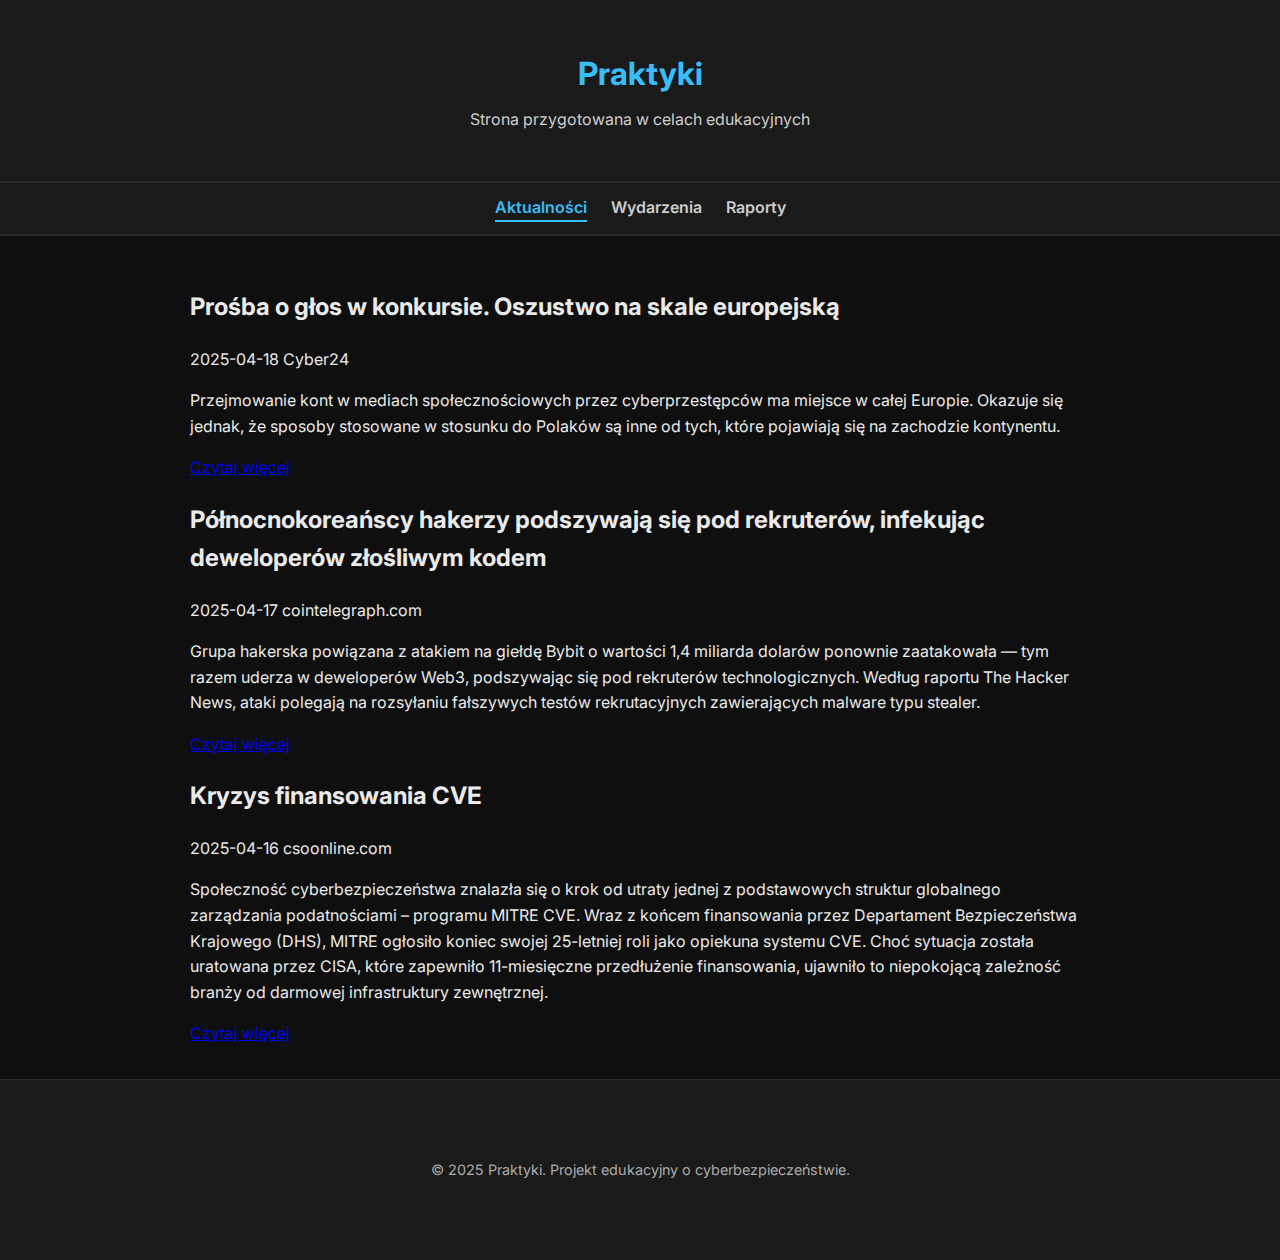
<file: index.html>
<!DOCTYPE html>
<html lang="pl">
<head>
  <meta charset="UTF-8" />
  <meta name="viewport" content="width=device-width, initial-scale=1.0" />
  <title>Praktyki – Aktualności</title>
  <link href="https://fonts.googleapis.com/css2?family=Inter:wght@400;600;800&display=swap" rel="stylesheet" />
  <link rel="stylesheet" href="style.css"/>
</head>
<body>
  <header>
    <div class="container">
      <h1>Praktyki</h1>
      <p>Strona przygotowana w celach edukacyjnych</p>
    </div>
  </header>

  <nav>
    <a href="index.html" class="active">Aktualności</a>
    <a href="events.html">Wydarzenia</a>
    <a href="reports.html">Raporty</a>
  </nav>

  <main class="container">
    <div id="news-container"></div>
  </main>

  <footer>
    <div class="container">
      <p>&copy; 2025 Praktyki. Projekt edukacyjny o cyberbezpieczeństwie.</p>
    </div>
  </footer>

  <script src="main.js"></script>
</body>
</html>
</file>
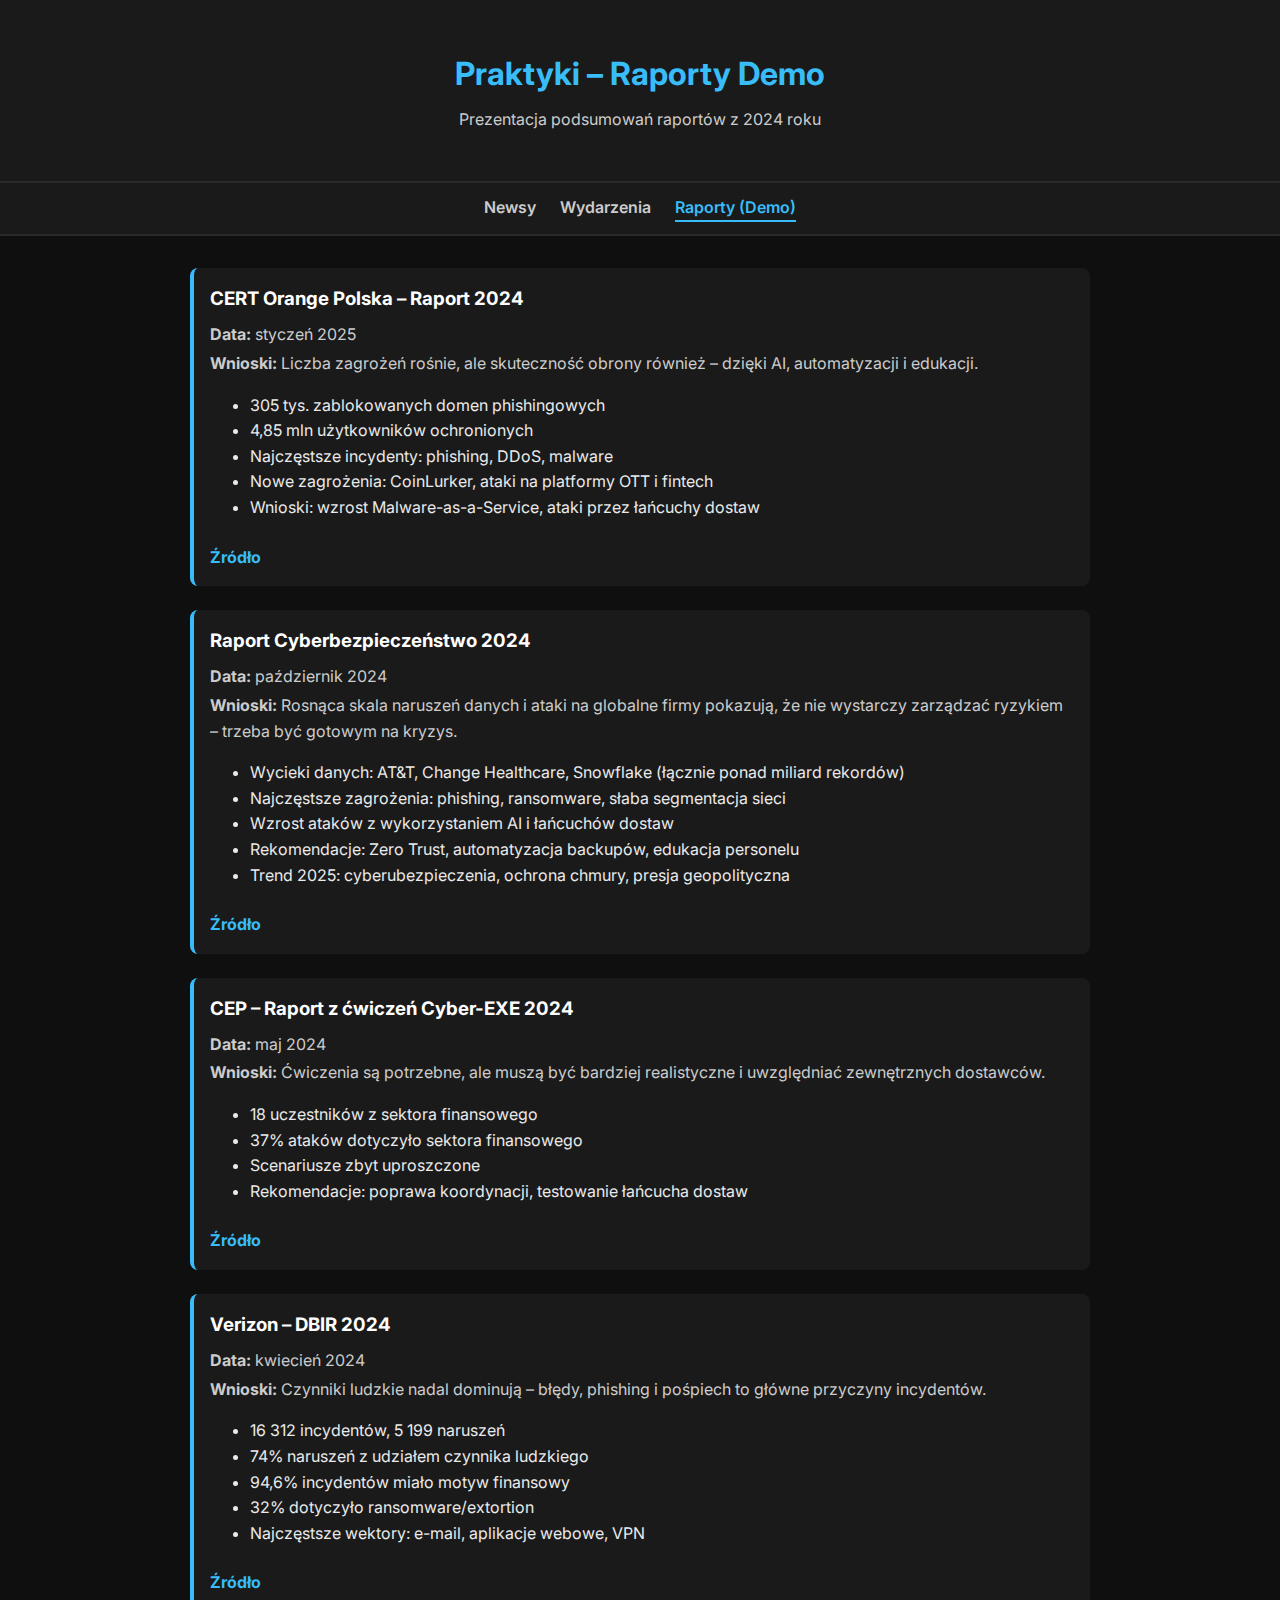
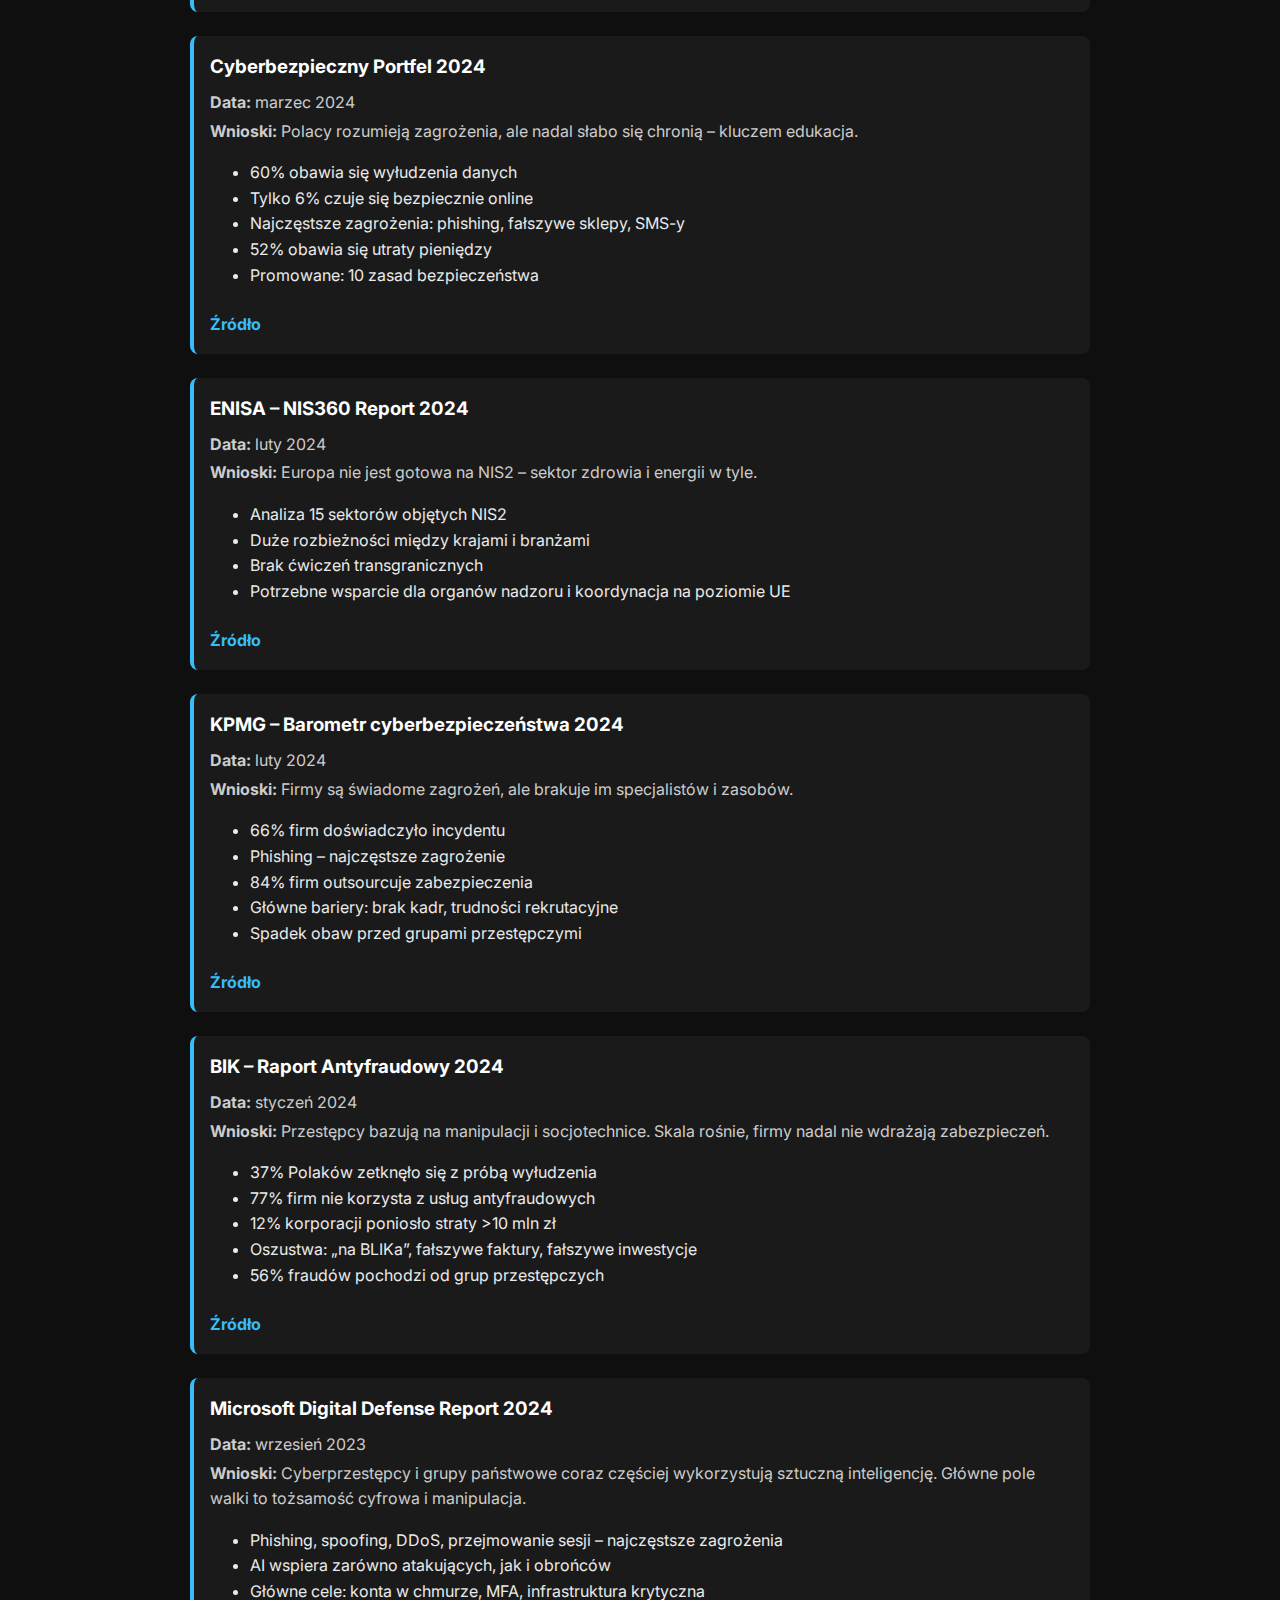
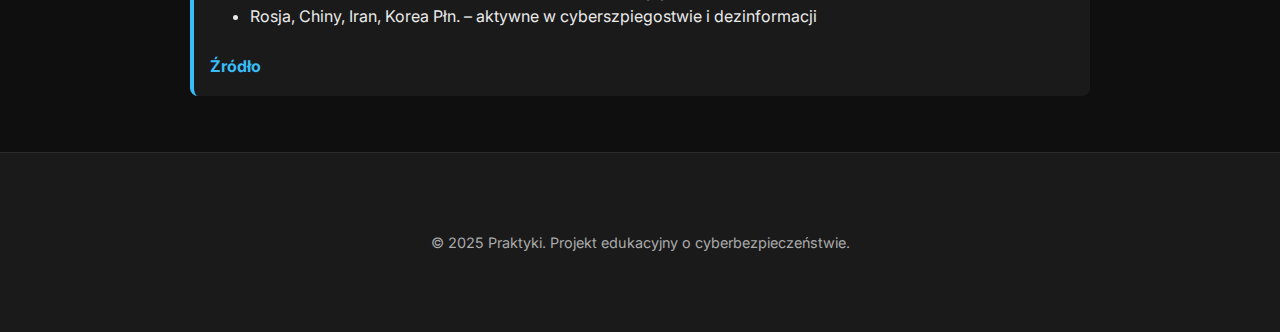
<file: demo.html>
<!DOCTYPE html>
<html lang="pl">
<head>
  <meta charset="UTF-8" />
  <meta name="viewport" content="width=device-width, initial-scale=1.0" />
  <title>Demo – Raporty Cyberbezpieczeństwa</title>
  <link href="https://fonts.googleapis.com/css2?family=Inter:wght@400;600;800&display=swap" rel="stylesheet">
  <link rel="stylesheet" href="style.css">
</head>
<body>
  <header>
    <div class="container">
      <h1>Praktyki – Raporty Demo</h1>
      <p>Prezentacja podsumowań raportów z 2024 roku</p>
    </div>
  </header>

  <nav>
    <a href="index.html">Newsy</a>
    <a href="events.html">Wydarzenia</a>
    <a href="demo.html" class="active">Raporty (Demo)</a>
  </nav>

  <main class="container">
    <div id="raporty-demo-container"></div>
  </main>

  <footer>
    <div class="container">
      <p>&copy; 2025 Praktyki. Projekt edukacyjny o cyberbezpieczeństwie.</p>
    </div>
  </footer>

  <script>
    document.addEventListener("DOMContentLoaded", () => {
      fetch("data/demo.json")
        .then(res => res.json())
        .then(reports => {
          const container = document.getElementById("raporty-demo-container");
          container.innerHTML = "";
          reports.forEach(r => {
            const box = document.createElement("div");
            box.className = "report-entry";
            box.innerHTML = `
              <h3>${r.tytul}</h3>
              <p><strong>Data:</strong> ${r.data}</p>
              <p><strong>Wnioski:</strong> ${r.motyw_przewodni}</p>
              <ul>${r.fakty.map(f => `<li>${f}</li>`).join("")}</ul>
              <a href="${r.zrodlo}" target="_blank">Źródło</a>
            `;
            container.appendChild(box);
          });
        })
        .catch(err => console.error("Błąd ładowania raportów demo:", err));
    });
  </script>
</body>
</html>
</file>
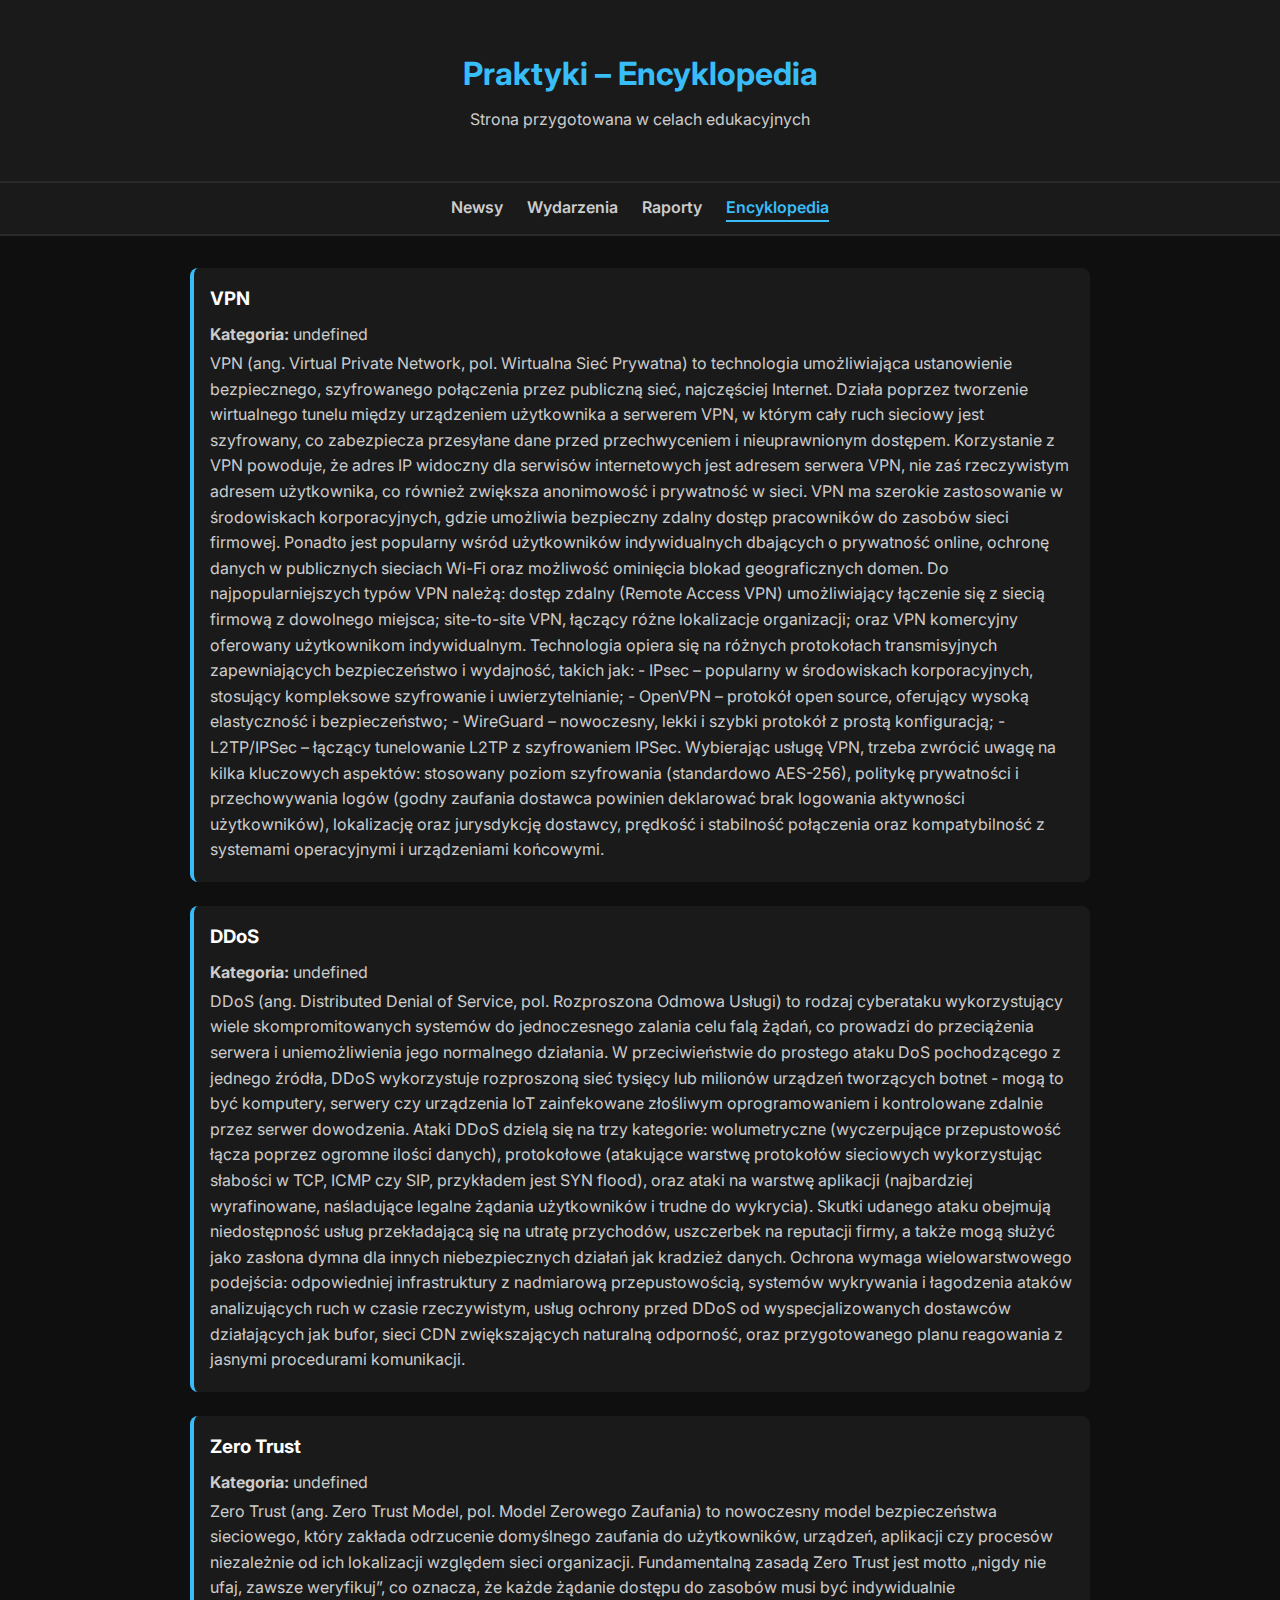
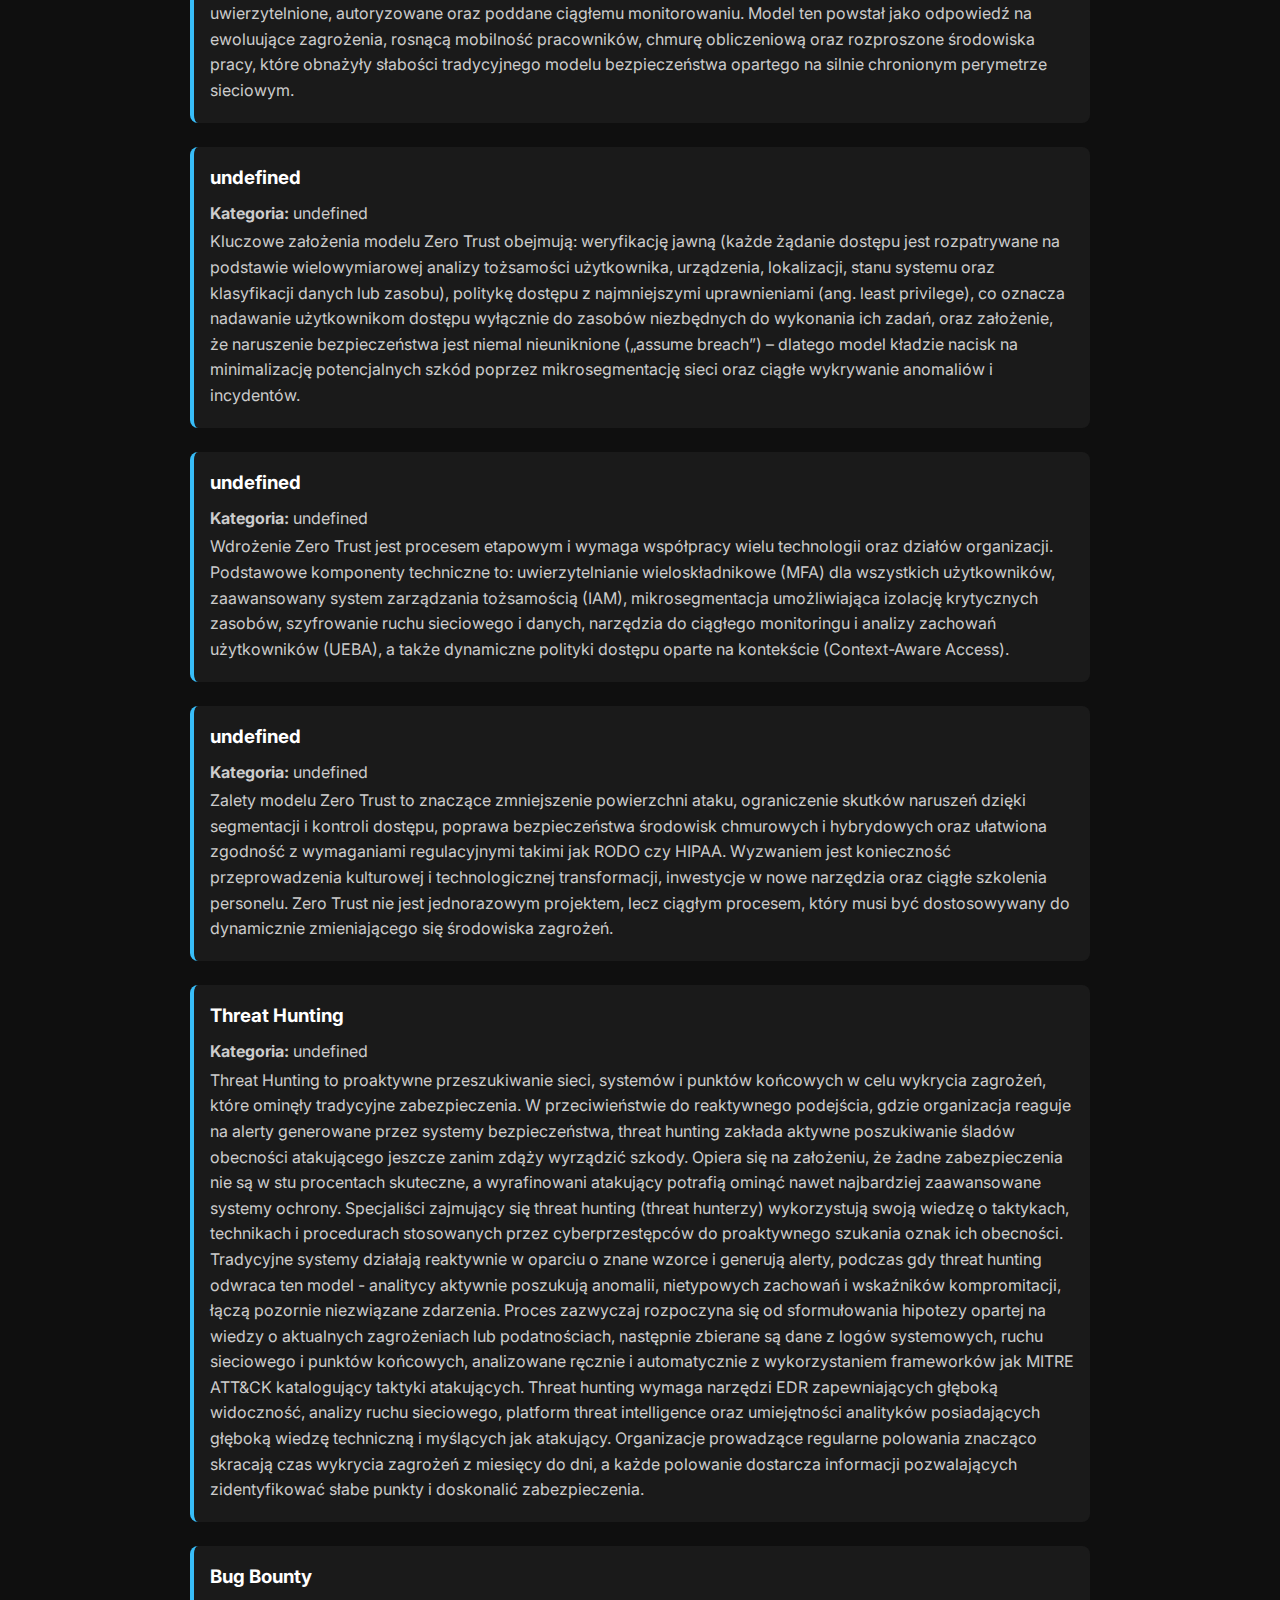
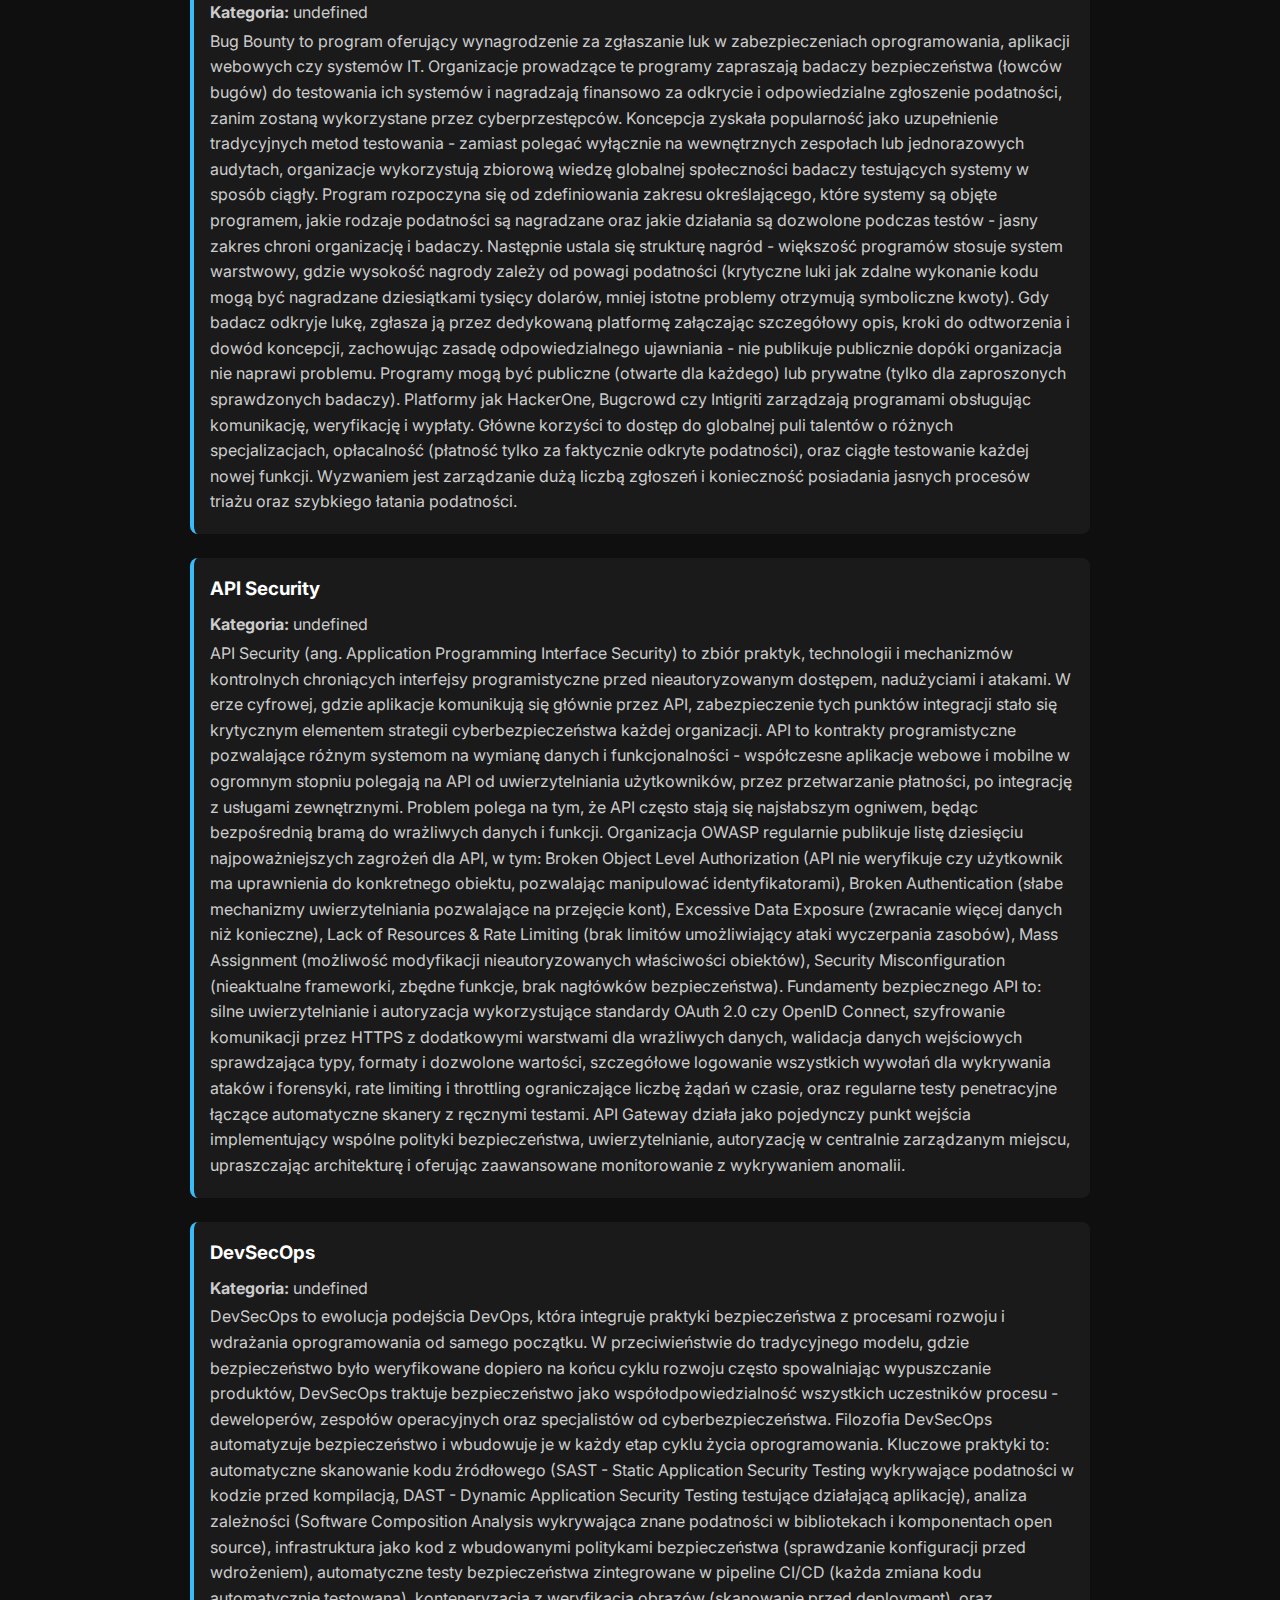
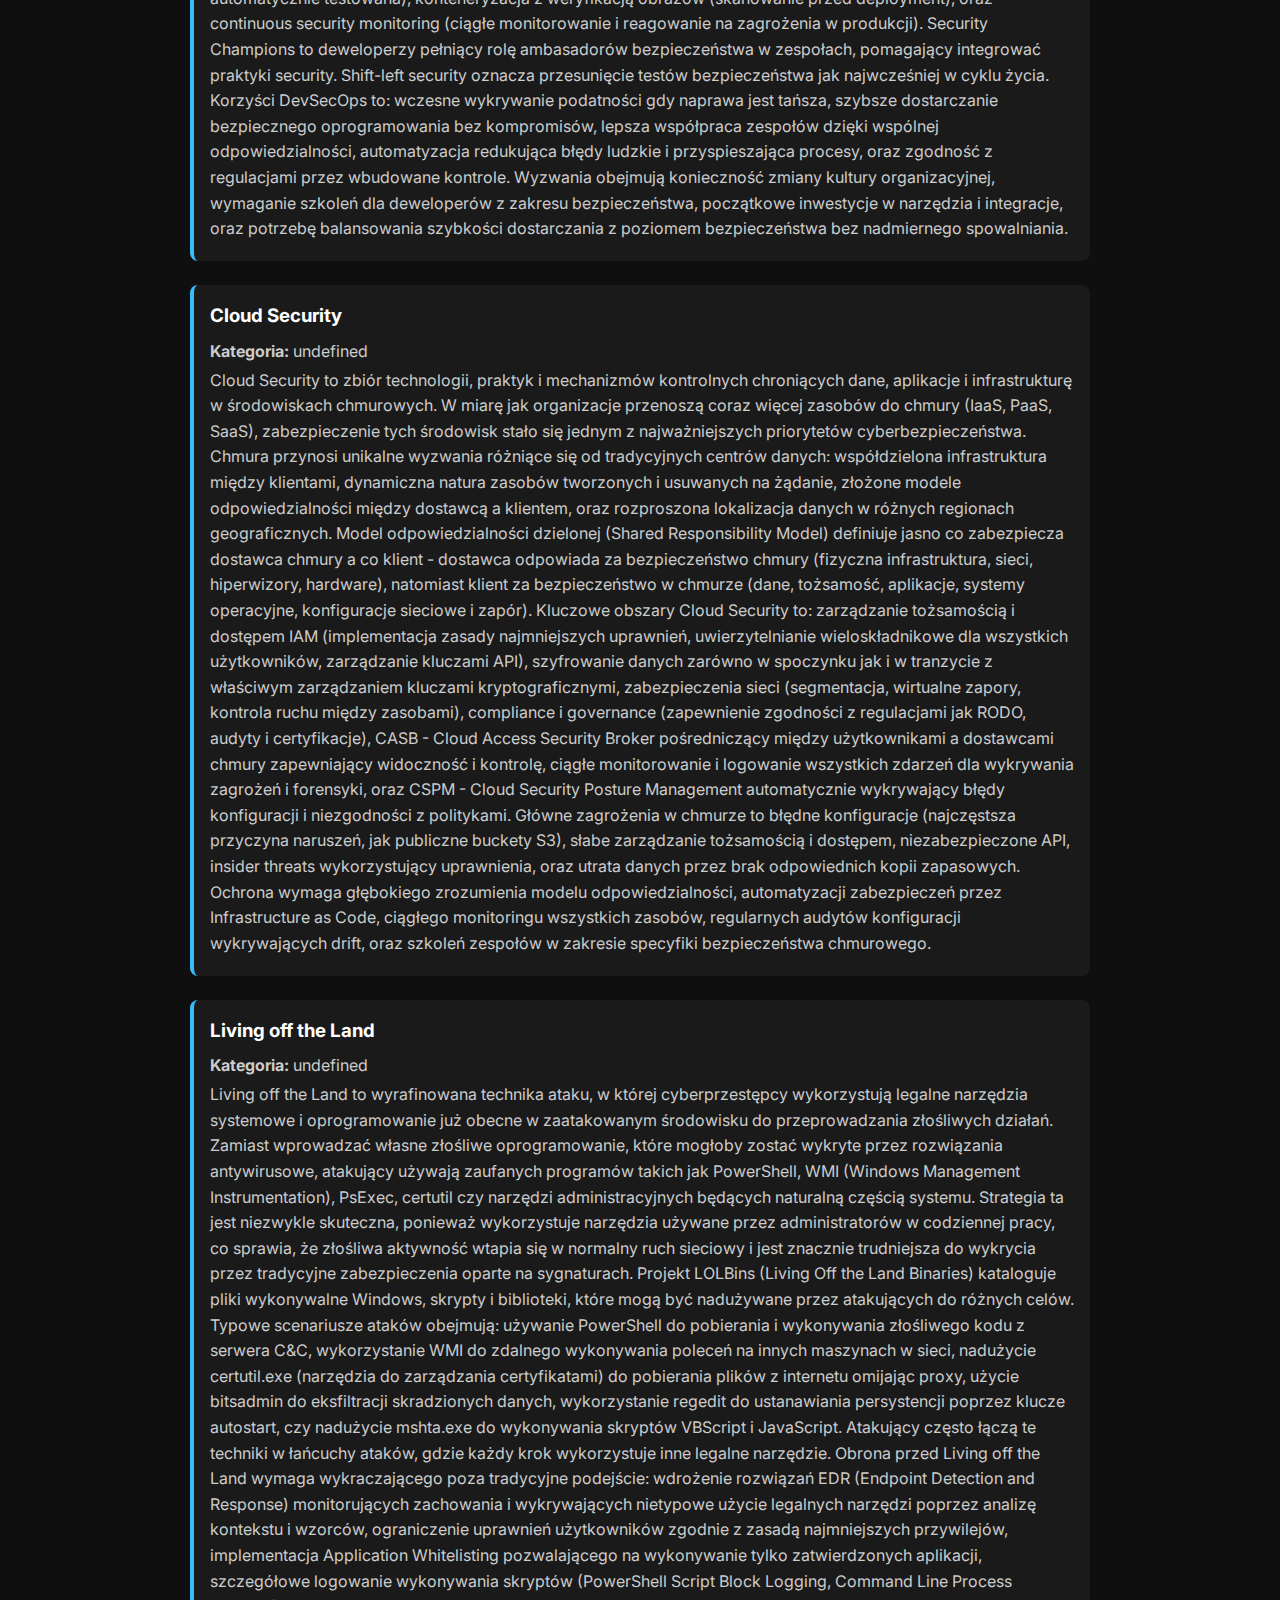
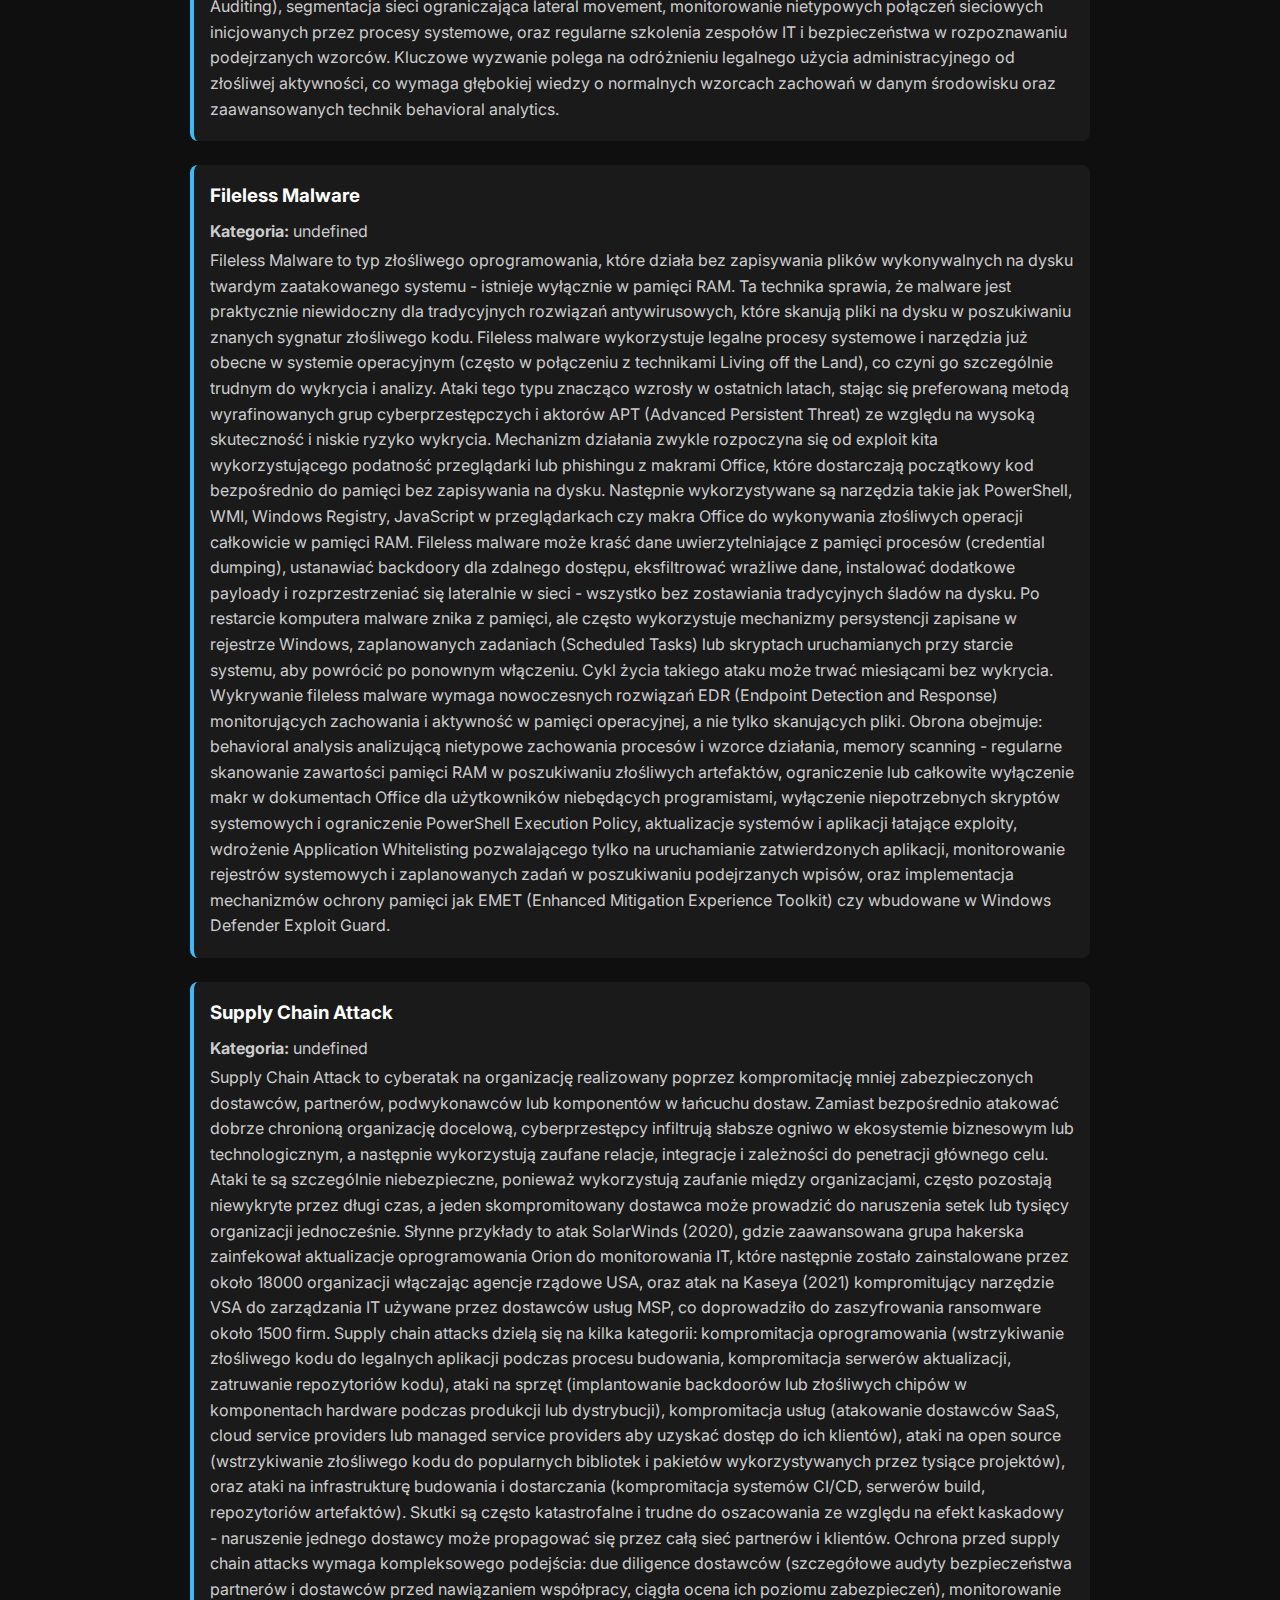
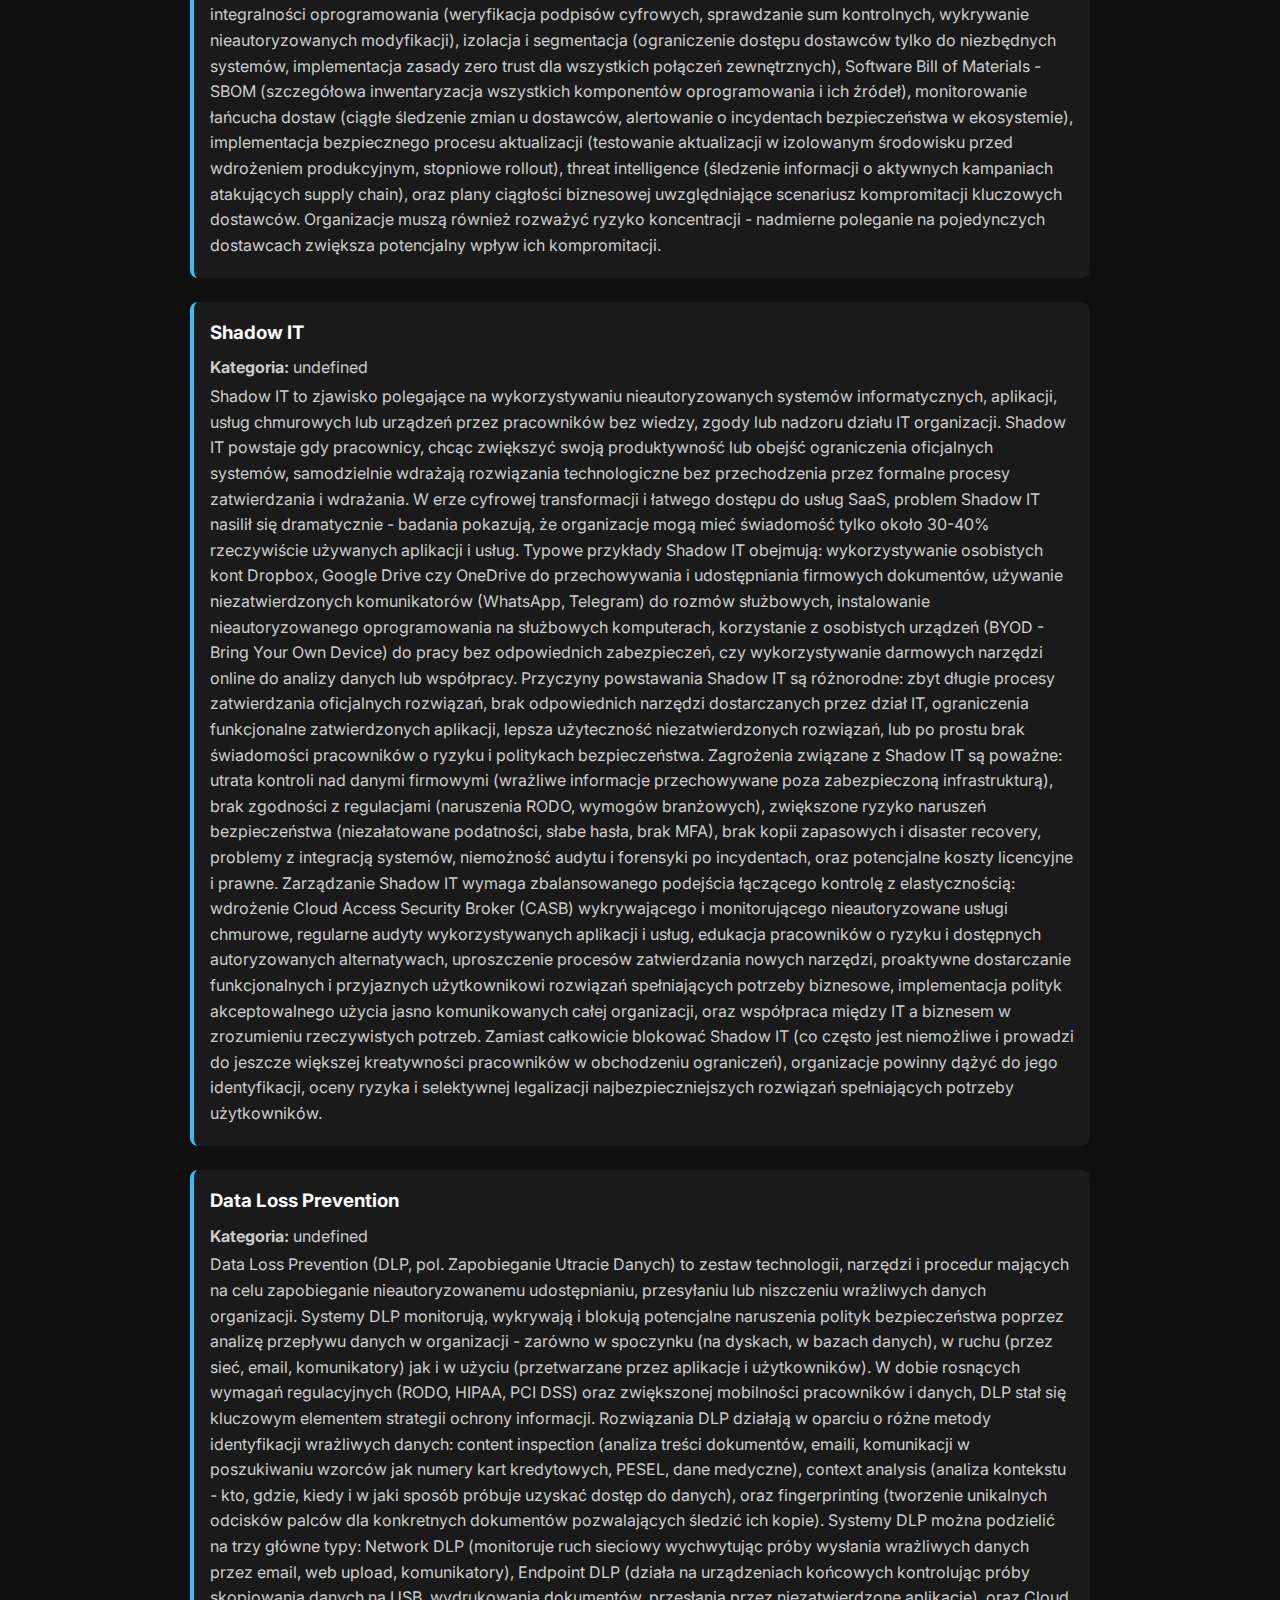
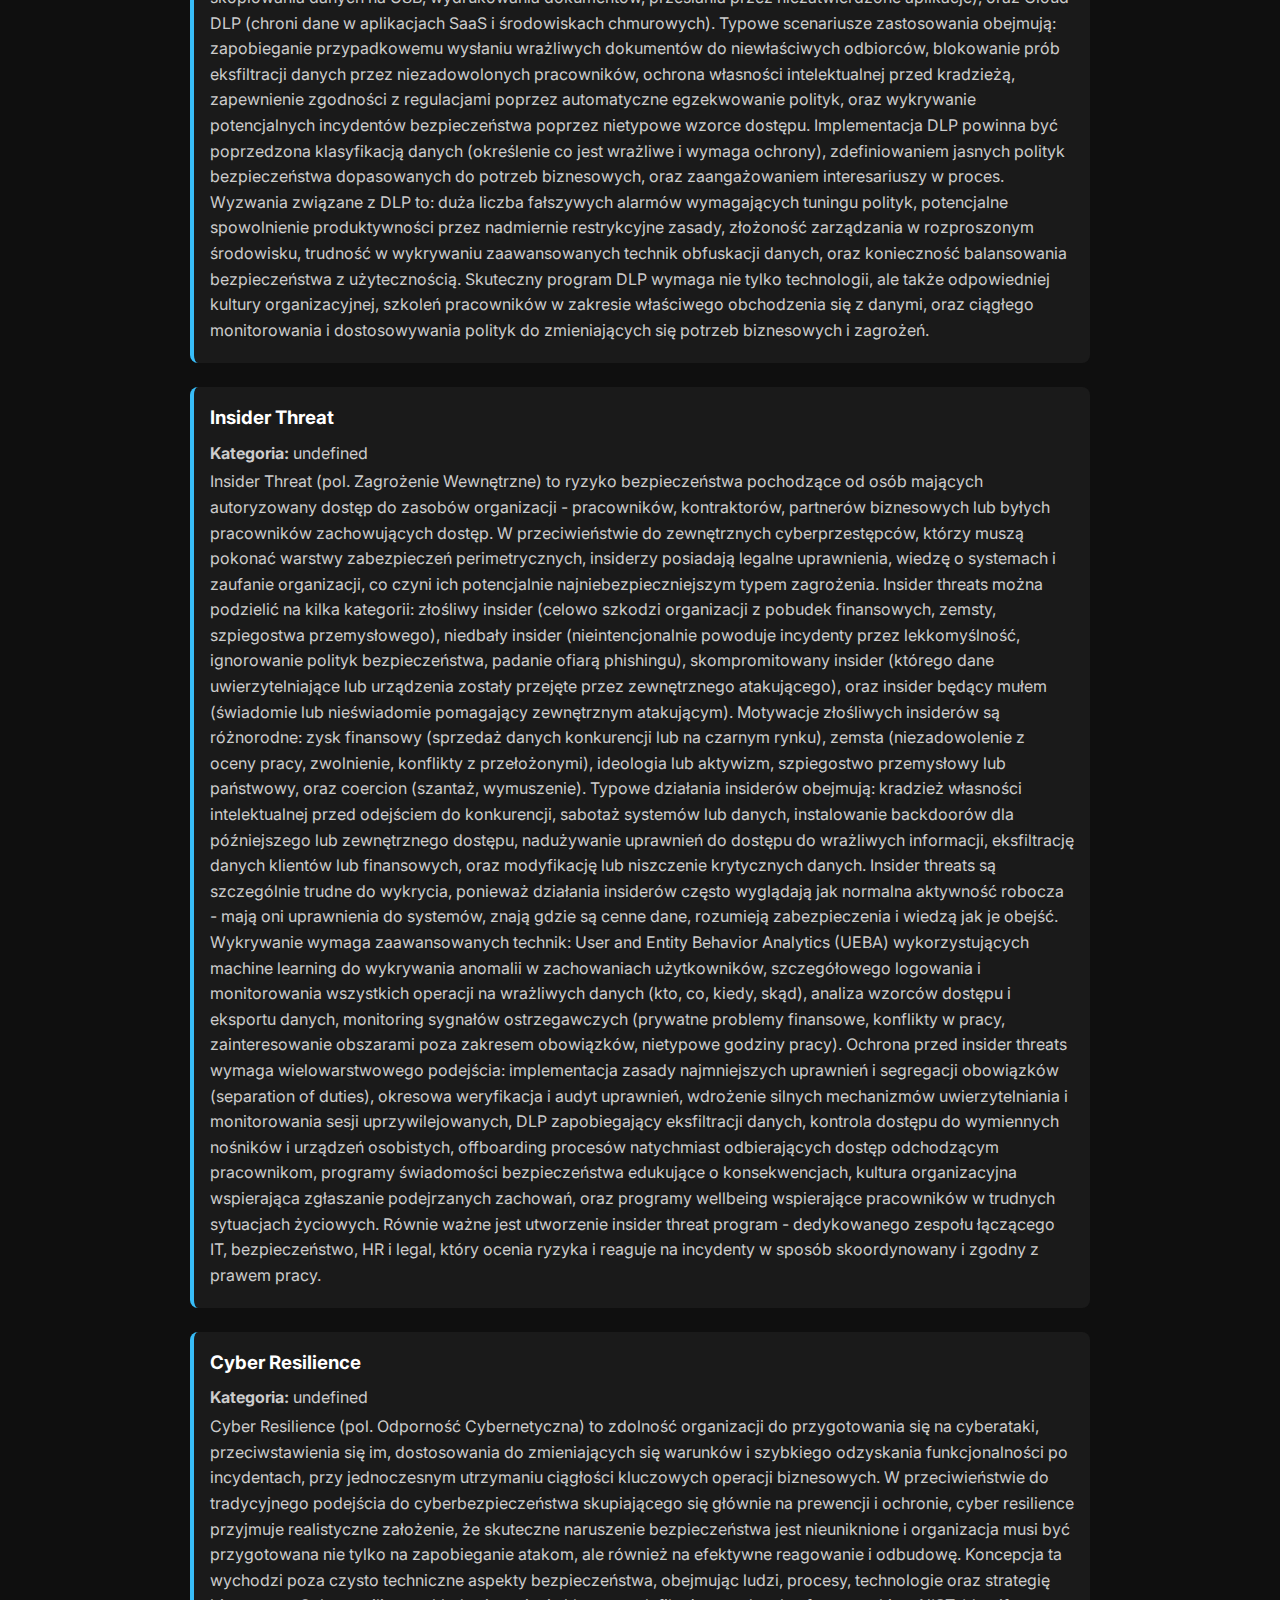
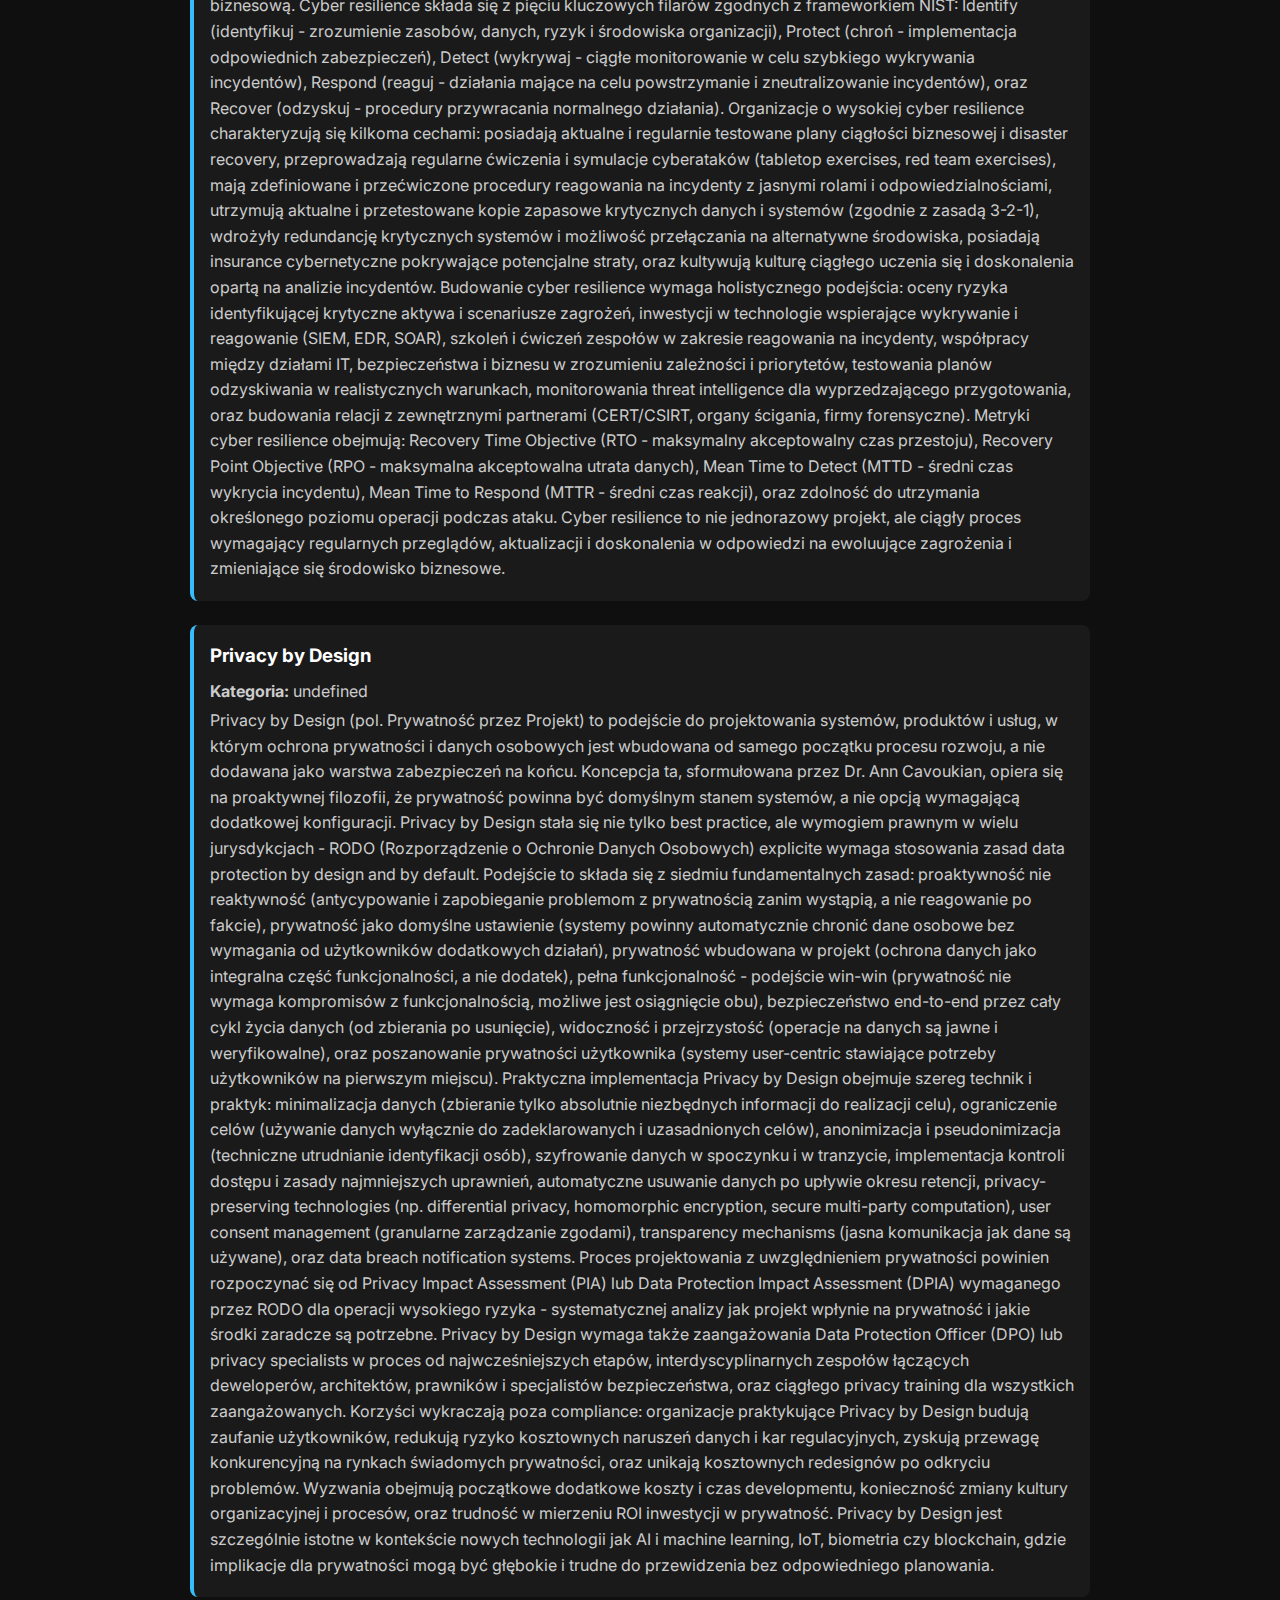
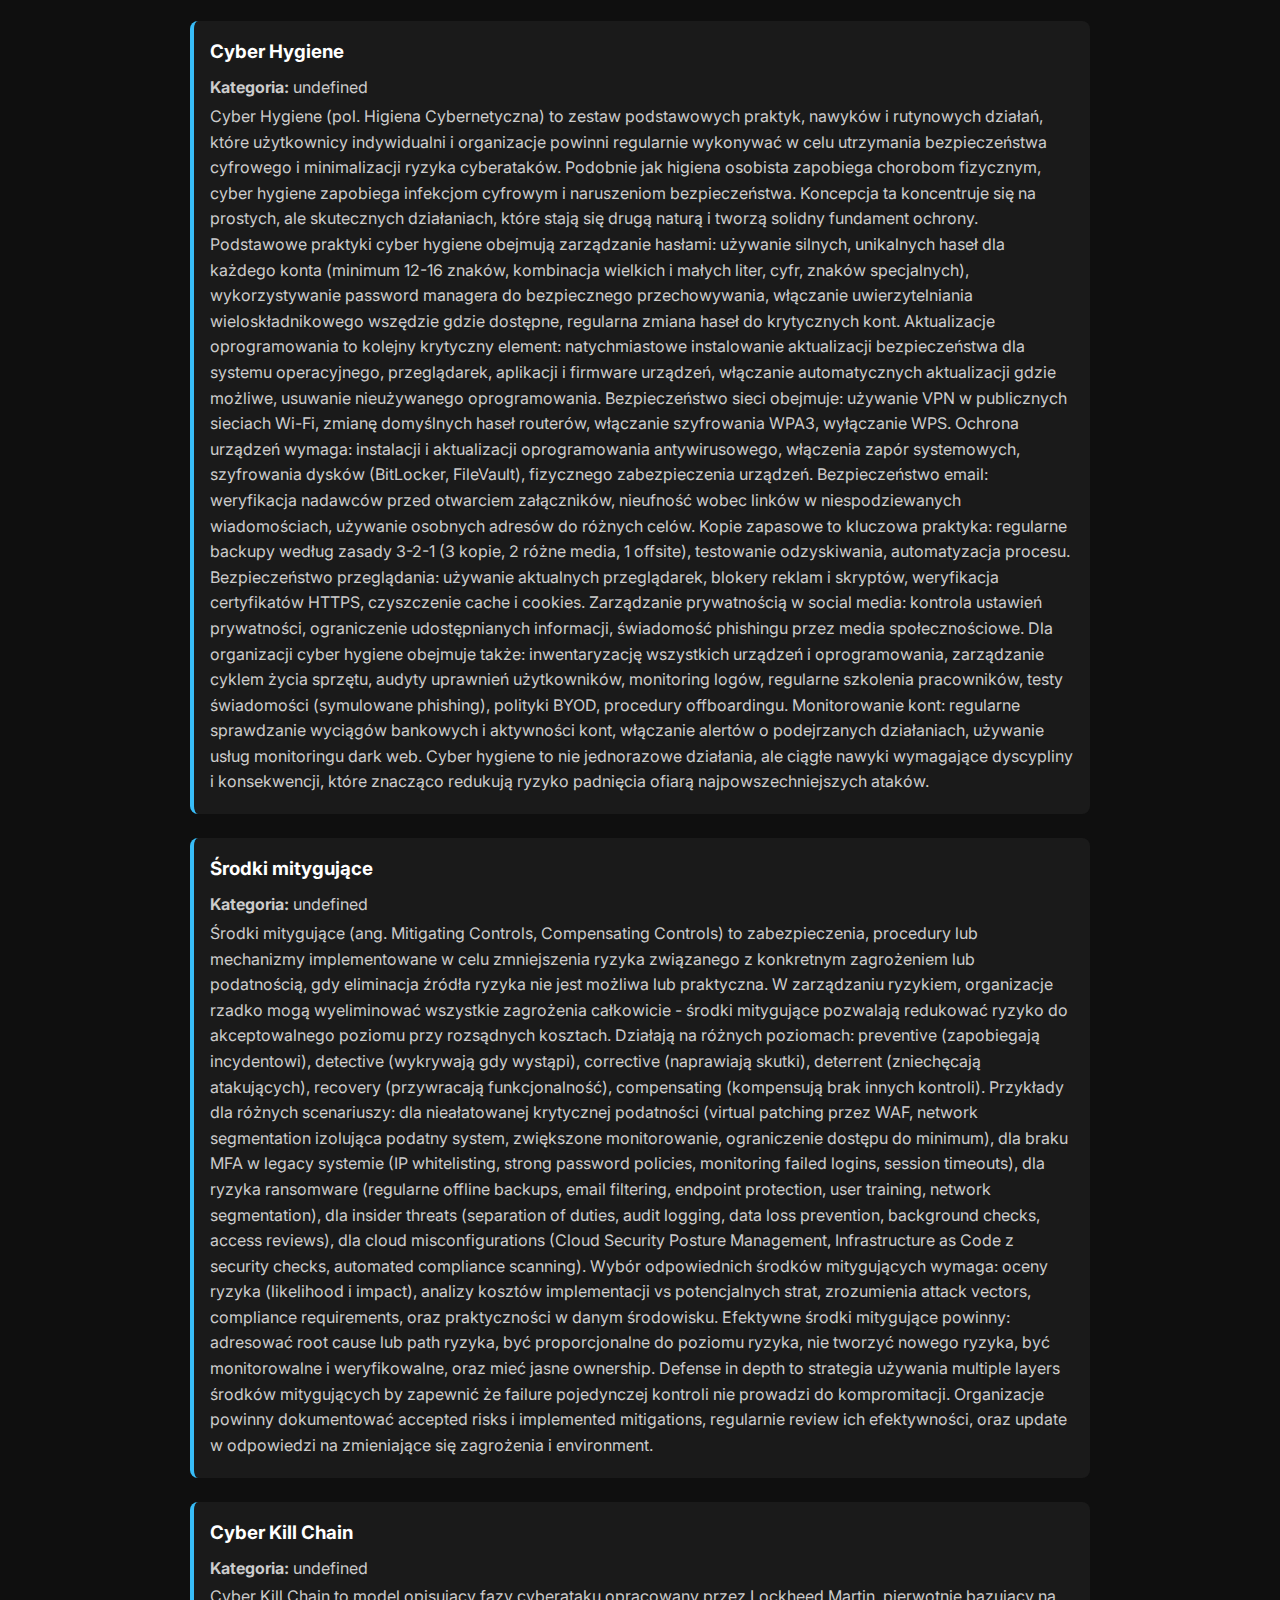
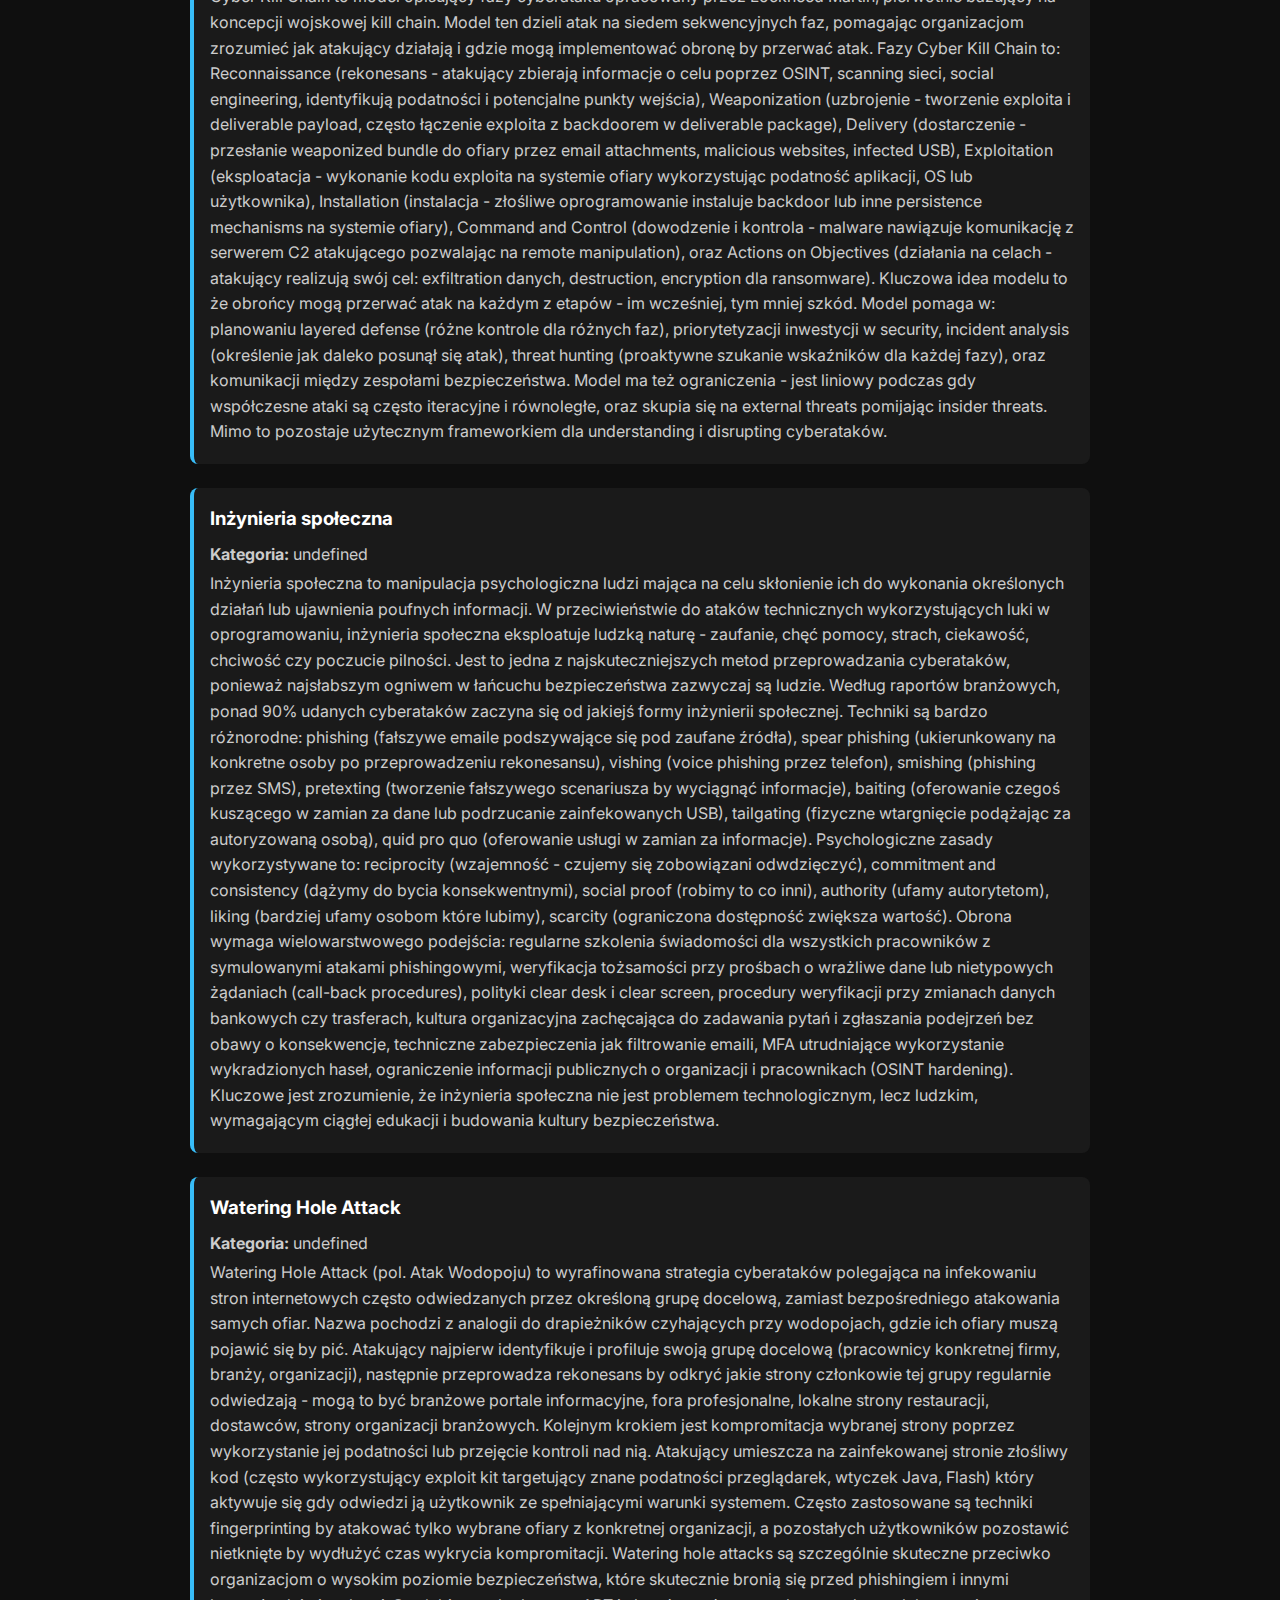
<file: encyclopedia.html>
<!DOCTYPE html>
<html lang="pl">
<head>
  <meta charset="UTF-8" />
  <meta name="viewport" content="width=device-width, initial-scale=1.0" />
  <title>Encyklopedia Cyberbezpieczeństwa</title>
  <link href="https://fonts.googleapis.com/css2?family=Inter:wght@400;600;800&display=swap" rel="stylesheet">
  <link rel="stylesheet" href="style.css">
</head>
<body>
  <header>
    <div class="container">
      <h1>Praktyki – Encyklopedia</h1>
      <p>Strona przygotowana w celach edukacyjnych</p>
    </div>
  </header>
  <nav>
    <a href="index.html">Newsy</a>
    <a href="events.html">Wydarzenia</a>
    <a href="reports.html">Raporty</a>
    <a href="encyclopedia.html" class="active">Encyklopedia</a>
  </nav>
  <main class="container">
  <div id="encyclopedia-demo-container" class="encyclopedia-grid"></div>
</main>
  <script src="main.js"></script>
  <footer>
    <div class="container">
      <p>&copy; 2025 Praktyki. Projekt edukacyjny o cyberbezpieczeństwie.</p>
    </div>
  </footer>
  <script>
    document.addEventListener("DOMContentLoaded", () => {
      fetch("data/encyclopedia.json")
        .then(res => res.json())
        .then(entries => {
          const container = document.getElementById("encyclopedia-demo-container");
          container.innerHTML = "";
          entries.forEach(e => {
            const box = document.createElement("div");
            box.className = "report-entry";
            box.innerHTML = `
              <h3>${e.termin}</h3>
              <p><strong>Kategoria:</strong> ${e.kategoria}</p>
              <p>${e.opis}</p>
              ${e.przyklady ? `<ul>${e.przyklady.map(p => `<li>${p}</li>`).join("")}</ul>` : ''}
              ${e.zrodlo ? `<a href="${e.zrodlo}" target="_blank">Więcej informacji</a>` : ''}
            `;
            container.appendChild(box);
          });
        })
        .catch(err => console.error("Błąd ładowania encyklopedii:", err));
    });
  </script>
</body>
</html>
</file>
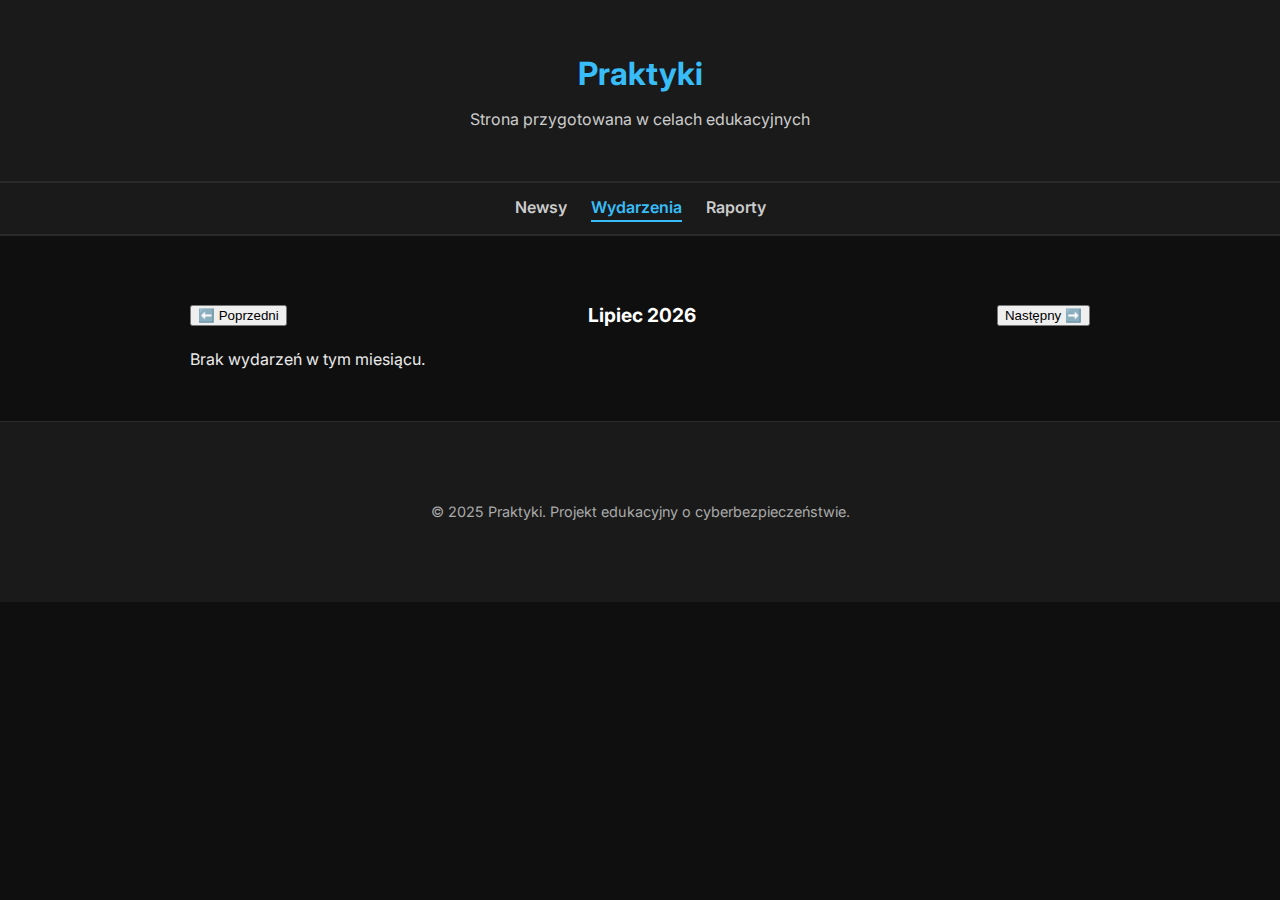
<file: events.html>
<!DOCTYPE html>
<html lang="pl">
<head>
  <meta charset="UTF-8">
  <meta name="viewport" content="width=device-width, initial-scale=1.0">
  <title>Praktyki – Wydarzenia</title>
  <link href="https://fonts.googleapis.com/css2?family=Inter:wght@400;600;800&display=swap" rel="stylesheet">
  <link rel="stylesheet" href="style.css">
</head>
<body>
  <header>
    <div class="container">
      <h1>Praktyki</h1>
      <p>Strona przygotowana w celach edukacyjnych</p>
    </div>
  </header>

  <nav>
    <a href="index.html">Newsy</a>
    <a href="events.html" class="active">Wydarzenia</a>
    <a href="reports.html">Raporty</a>
  </nav>

  <main class="container">
    <div class="calendar-controls">
      <button onclick="zmienMiesiac(-1)">⬅️ Poprzedni</button>
      <span id="miesiac-nazwa" class="calendar-month"></span>
      <button onclick="zmienMiesiac(1)">Następny ➡️</button>
    </div>
    <div id="lista-wydarzen"></div>
  </main>

  <footer>
    <div class="container">
      <p>&copy; 2025 Praktyki. Projekt edukacyjny o cyberbezpieczeństwie.</p>
    </div>
  </footer>

<script>
  const miesiacePL = ["Styczeń", "Luty", "Marzec", "Kwiecień", "Maj", "Czerwiec", "Lipiec", "Sierpień", "Wrzesień", "Październik", "Listopad", "Grudzień"];
  let aktualnyMiesiac = new Date().getMonth();
  let aktualnyRok = new Date().getFullYear();
  let wszystkieWydarzenia = [];

  function zmienMiesiac(delta) {
    aktualnyMiesiac += delta;
    if (aktualnyMiesiac > 11) { aktualnyMiesiac = 0; aktualnyRok++; }
    if (aktualnyMiesiac < 0) { aktualnyMiesiac = 11; aktualnyRok--; }
    wyswietlWydarzenia();
  }

  function fetchEvents() {
    fetch("data/events.json")
      .then(res => res.json())
      .then(events => {
        wszystkieWydarzenia = events.map(e => ({
          ...e,
          dataObiektu: new Date(e.date)
        }));
        znajdzNajblizszyMiesiacZEventami();
      })
      .catch(error => console.error("Błąd podczas ładowania wydarzeń:", error));
  }

  function znajdzNajblizszyMiesiacZEventami() {
    const teraz = new Date();
    const przyszlosc = wszystkieWydarzenia.filter(e => e.dataObiektu >= teraz);
    if (przyszlosc.length === 0) {
      wyswietlWydarzenia(); // jeśli nic nie znaleziono – pokaż aktualny miesiąc mimo wszystko
      return;
    }

    // znajdź najbliższy miesiąc z wydarzeniami
    przyszlosc.sort((a, b) => a.dataObiektu - b.dataObiektu);
    const najblizsze = przyszlosc[0].dataObiektu;
    aktualnyMiesiac = najblizsze.getMonth();
    aktualnyRok = najblizsze.getFullYear();
    wyswietlWydarzenia();
  }

  function wyswietlWydarzenia() {
    document.getElementById("miesiac-nazwa").textContent = `${miesiacePL[aktualnyMiesiac]} ${aktualnyRok}`;
    const lista = document.getElementById("lista-wydarzen");
    lista.innerHTML = "";

    const wybrane = wszystkieWydarzenia.filter(e =>
      e.dataObiektu.getMonth() === aktualnyMiesiac &&
      e.dataObiektu.getFullYear() === aktualnyRok
    );

    if (wybrane.length === 0) {
      lista.innerHTML = "<p>Brak wydarzeń w tym miesiącu.</p>";
      return;
    }

    wybrane.forEach(e => {
      const box = document.createElement("div");
      box.className = "event-entry";
      box.innerHTML = `
        <h3>${e.date}   ${e.title}</h3>
        <p><strong>Miejsce:</strong> ${e.location}</p>
        <p>${e.description}</p>
        <a href="${e.link}" target="_blank">Źródło</a>
      `;
      lista.appendChild(box);
    });
  }

  document.addEventListener("DOMContentLoaded", fetchEvents);
</script>
</body>
</html>
</file>
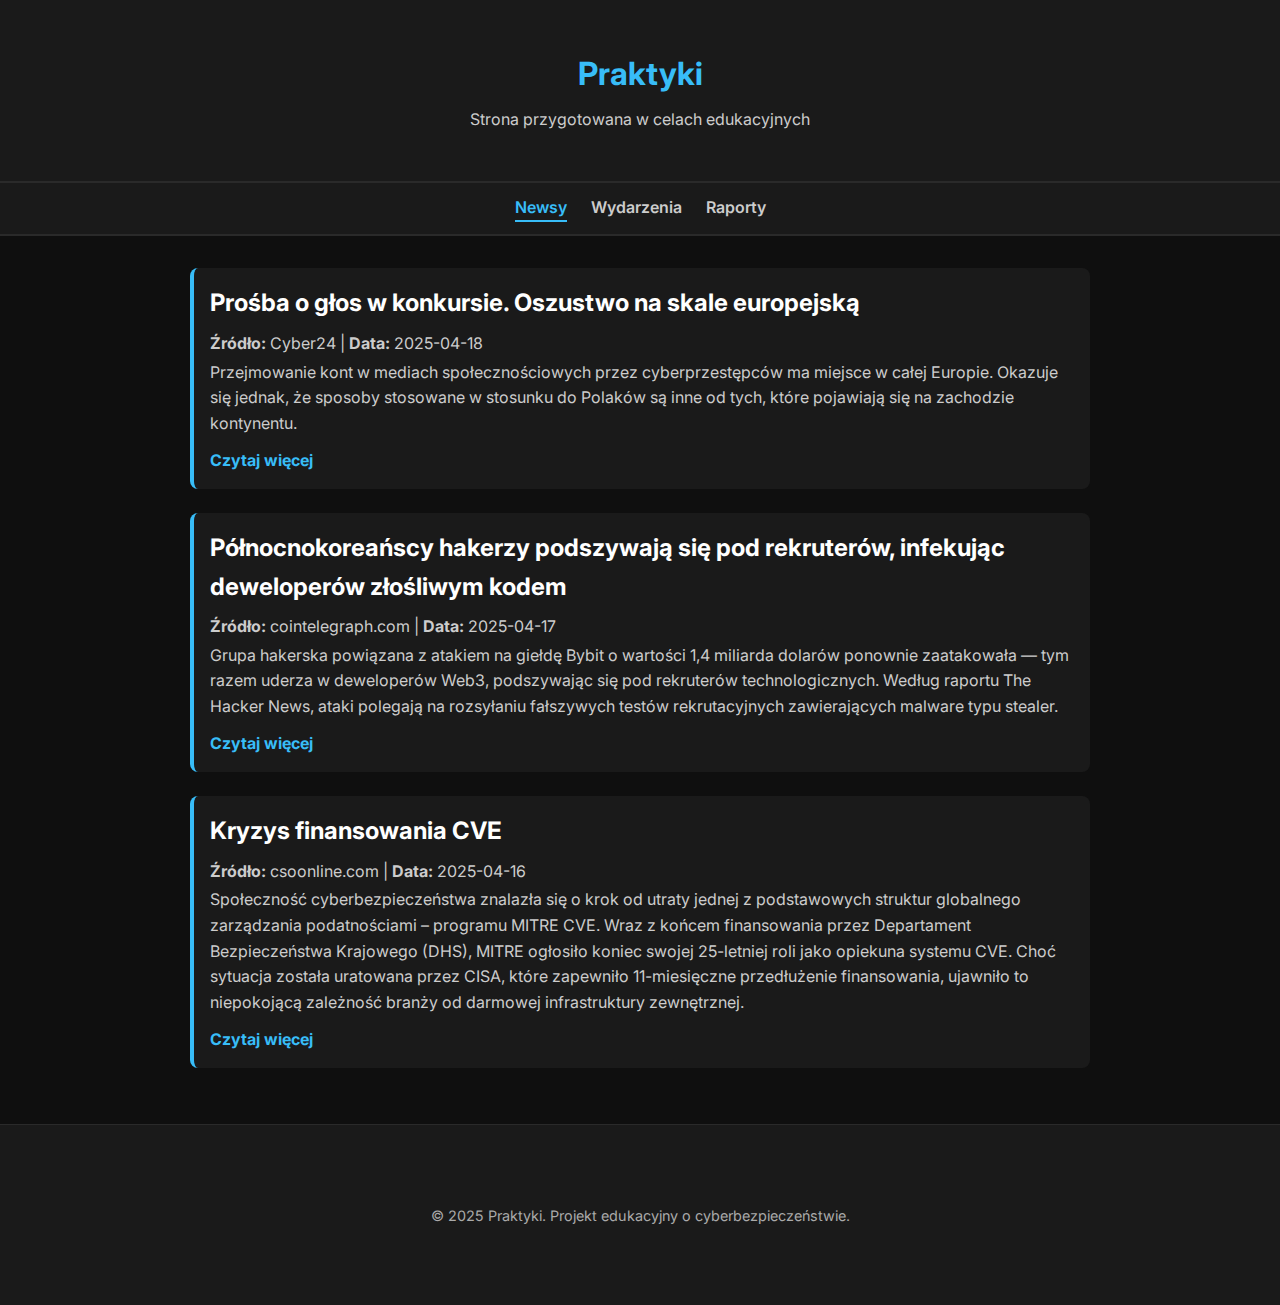
<file: newsy.html>
<!DOCTYPE html>
<html lang="pl">
<head>
  <meta charset="UTF-8">
  <meta name="viewport" content="width=device-width, initial-scale=1.0">
  <title>Praktyki – Newsy</title>
  <link href="https://fonts.googleapis.com/css2?family=Inter:wght@400;600;800&display=swap" rel="stylesheet">
  <link rel="stylesheet" href="style.css">
</head>
<body>
  <header>
    <div class="container">
      <h1>Praktyki</h1>
      <p>Strona przygotowana w celach edukacyjnych</p>
    </div>
  </header>

  <nav>
    <a href="newsy.html" class="active">Newsy</a>
    <a href="events.html">Wydarzenia</a>
    <a href="reports.html">Raporty</a>
  </nav>

  <main class="container">
    <div id="news-container"></div>
  </main>

  <footer>
    <div class="container">
      <p>&copy; 2025 Praktyki. Projekt edukacyjny o cyberbezpieczeństwie.</p>
    </div>
  </footer>

  <script>
    function fetchNewsyOncePerDay() {
      const lastLoad = localStorage.getItem("lastNewsLoad");
      const now = new Date();
      const todayAtFour = new Date();
      todayAtFour.setHours(4, 0, 0, 0);

      if (!lastLoad || new Date(lastLoad).toDateString() !== now.toDateString() || (now > todayAtFour && new Date(lastLoad) < todayAtFour)) {
        fetchNewsy();
        localStorage.setItem("lastNewsLoad", now.toISOString());
      } else {
        console.log("Newsy już załadowane dziś.");
      }
    }

    function fetchNewsy() {
      fetch("data/newsy.json")
        .then(res => res.json())
        .then(news => {
          const container = document.getElementById("news-container");
          container.innerHTML = "";
          news.forEach(item => {
            const card = document.createElement("div");
            card.className = "news-card";
            card.innerHTML = `
              <h2>${item.title}</h2>
              <p><strong>Źródło:</strong> ${item.source} | <strong>Data:</strong> ${item.date}</p>
              ${item.description ? `<p>${item.description}</p>` : ""}
              <a href="${item.link}" target="_blank">Czytaj więcej</a>
            `;
            container.appendChild(card);
          });
        })
        .catch(error => console.error("Błąd podczas ładowania newsów:", error));
    }

    fetchNewsyOncePerDay();
  </script>
</body>
</html>
</file>
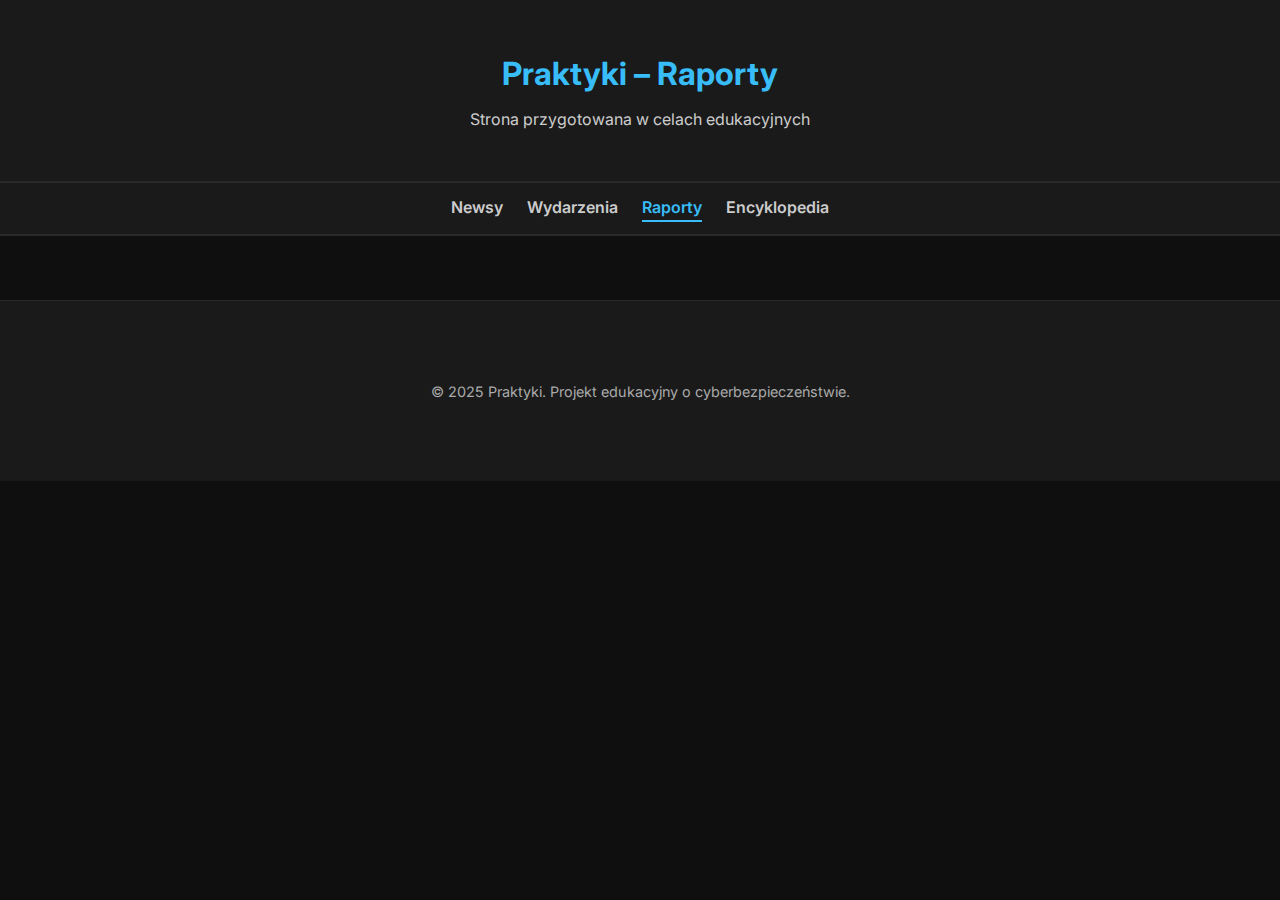
<file: reports.html>
<!DOCTYPE html>
<html lang="pl">
<head>
  <meta charset="UTF-8" />
  <meta name="viewport" content="width=device-width, initial-scale=1.0" />
  <title>Raporty Cyberbezpieczeństwa 2024</title>
  <link href="https://fonts.googleapis.com/css2?family=Inter:wght@400;600;800&display=swap" rel="stylesheet">
  <link rel="stylesheet" href="style.css">
</head>
<body>
  <header>
    <div class="container">
      <h1>Praktyki – Raporty</h1>
      <p>Strona przygotowana w celach edukacyjnych</p>
    </div>
  </header>

  <nav>
    <a href="index.html">Newsy</a>
    <a href="events.html">Wydarzenia</a>
    <a href="reports.html" class="active">Raporty</a>
    <a href="encyclopedia.html">Encyklopedia</a>  </nav>

  <main class="container">
    <div id="raporty-demo-container"></div>
  </main>

  <footer>
    <div class="container">
      <p>&copy; 2025 Praktyki. Projekt edukacyjny o cyberbezpieczeństwie.</p>
    </div>
  </footer>

  <script>
    document.addEventListener("DOMContentLoaded", () => {
      fetch("data/reports.json")
        .then(res => res.json())
        .then(reports => {
          const container = document.getElementById("raporty-demo-container");
          container.innerHTML = "";
          reports.forEach(r => {
            const box = document.createElement("div");
            box.className = "report-entry";
            box.innerHTML = `
              <h3>${r.tytul}</h3>
              <p><strong>Data:</strong> ${r.data}</p>
              <p><strong>Wnioski:</strong> ${r.motyw_przewodni}</p>
              <ul>${r.fakty.map(f => `<li>${f}</li>`).join("")}</ul>
              <a href="${r.zrodlo}" target="_blank">Źródło</a>
            `;
            container.appendChild(box);
          });
        })
        .catch(err => console.error("Błąd ładowania raportów:", err));
    });
  </script>
</body>
</html>
</file>
<file: style.css>
body {
  margin: 0;
  font-family: 'Inter', sans-serif;
  background-color: #0f0f0f;
  color: #eaeaea;
  line-height: 1.6;
}

.container {
  max-width: 900px;
  margin: 0 auto;
  padding: 2rem;
}

header {
  background-color: #1a1a1a;
  border-bottom: 2px solid #2a2a2a;
  padding: 1rem 0;
  text-align: center;
}

header h1 {
  margin: 0;
  font-size: 2rem;
  color: #38bdf8;
}

header p {
  margin: 0.5rem 0 0;
  font-size: 1rem;
  color: #ccc;
}

nav {
  background-color: #1a1a1a;
  display: flex;
  justify-content: center;
  gap: 1.5rem;
  padding: 0.75rem 0;
  border-bottom: 2px solid #2a2a2a;
}

nav a {
  color: #ccc;
  text-decoration: none;
  font-weight: 600;
  font-size: 1rem;
  border-bottom: 2px solid transparent;
  transition: all 0.3s ease;
}

nav a.active,
nav a:hover {
  color: #38bdf8;
  border-color: #38bdf8;
}
nav a.highlight {
  color: #f39c12;
  font-weight: 700;
  text-shadow: 0 0 5px rgba(243, 156, 18, 0.8);
  border-bottom: 2px solid #f39c12;
}


.news-card,
.event-entry,
.report-entry {
  background-color: #1a1a1a;
  padding: 1rem;
  border-left: 4px solid #38bdf8;
  border-radius: 8px;
  margin-bottom: 1.5rem;
}

.news-card h2,
.event-entry h3,
.report-entry h3 {
  margin: 0 0 0.5rem;
  color: #fff;
}

.news-card p,
.event-entry p,
.report-entry p {
  margin: 0.2rem 0;
  color: #ccc;
}

.news-card a,
.event-entry a,
.report-entry a {
  display: inline-block;
  margin-top: 0.5rem;
  color: #38bdf8;
  font-weight: bold;
  text-decoration: none;
}

.news-card a:hover,
.event-entry a:hover,
.report-entry a:hover {
  text-decoration: underline;
}

.calendar-controls {
  display: flex;
  justify-content: space-between;
  align-items: center;
  margin: 2rem 0 1rem;
}

.calendar-month {
  font-size: 1.2rem;
  font-weight: bold;
  color: #fff;
}

footer {
  background-color: #1a1a1a;
  text-align: center;
  padding: 2rem;
  font-size: 0.9rem;
  color: #aaa;
  border-top: 1px solid #2a2a2a;
}
</file>
